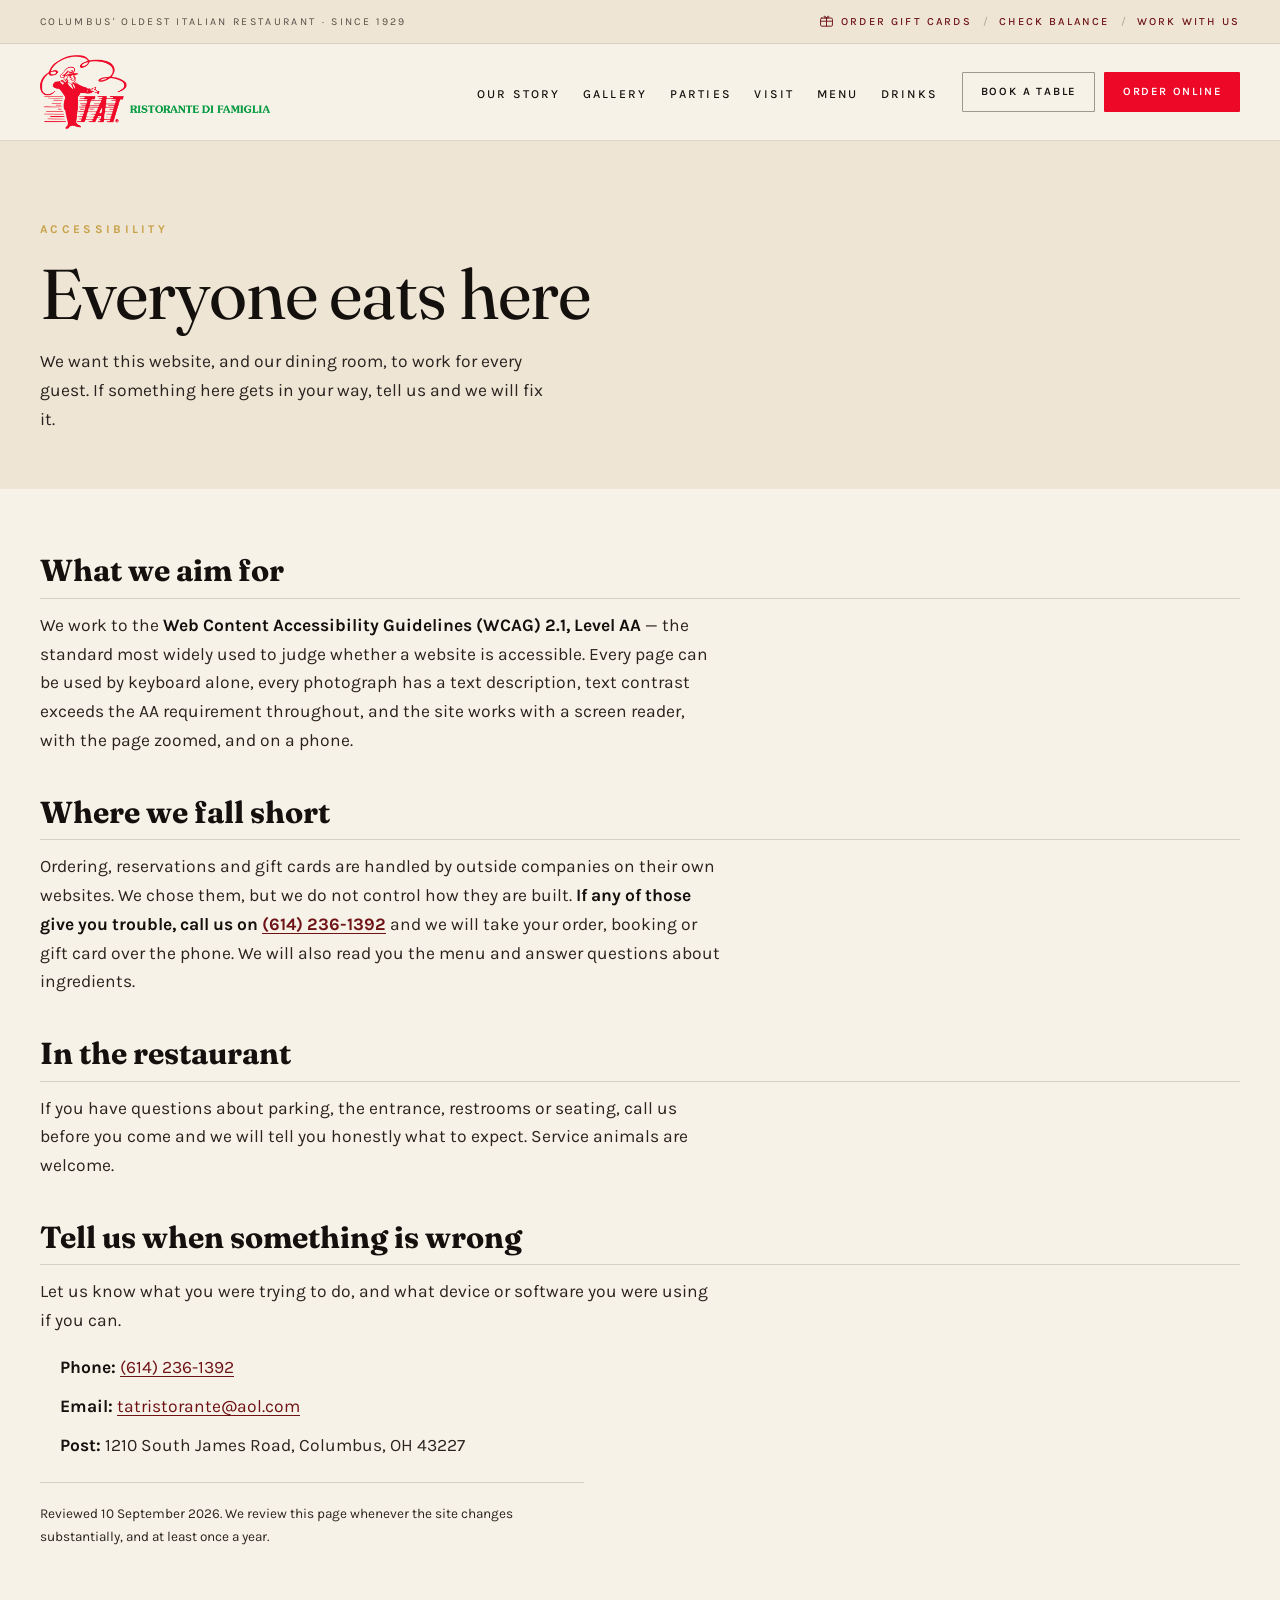
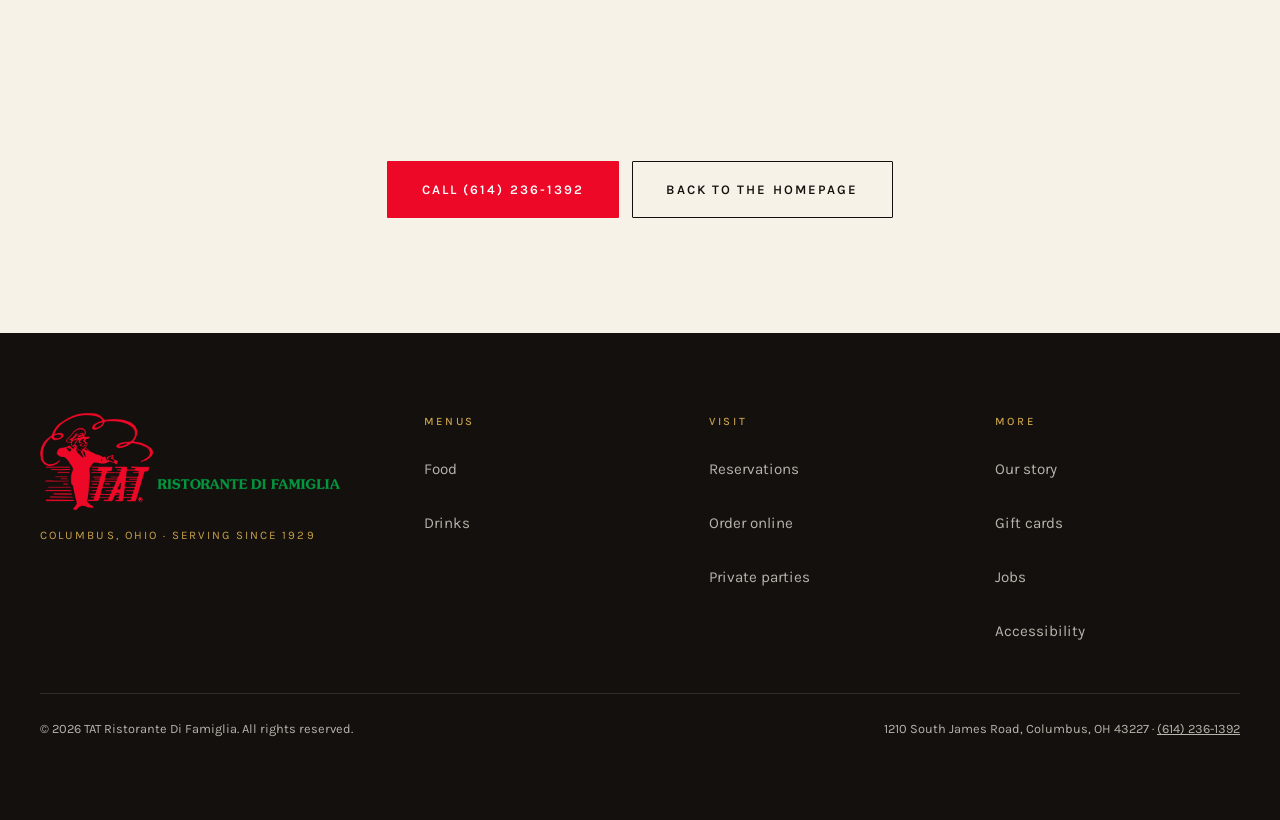
<file: accessibility.html>
<!DOCTYPE html>
<html lang="en">
<head>
<meta charset="utf-8">
<meta name="viewport" content="width=device-width, initial-scale=1">
<title>Accessibility | TAT Ristorante Di Famiglia, Columbus</title>
<meta name="description" content="How TAT Ristorante Di Famiglia works to keep its website and dining room usable by everyone, and how to tell us when something isn't working.">
<meta name="theme-color" content="#14100E">

<!-- PREVIEW ONLY — keeps this staging copy out of Google so it can't
     compete with tatitalian.net. DELETE THIS LINE BEFORE LAUNCH. -->
<meta name="robots" content="noindex, nofollow">


<meta property="og:image" content="assets/app-icon.png">
<meta property="og:type" content="website">
<meta property="og:title" content="Accessibility | TAT Ristorante Di Famiglia">
<meta property="og:description" content="Our accessibility commitment, and how to reach us if something on this site gets in your way.">

<link rel="preconnect" href="https://fonts.googleapis.com">
<link rel="preconnect" href="https://fonts.gstatic.com" crossorigin>
<link href="https://fonts.googleapis.com/css2?family=Fraunces:ital,opsz,wght@0,9..144,500;0,9..144,600;0,9..144,700;0,9..144,900;1,9..144,500;1,9..144,600&family=Karla:ital,wght@0,400;0,500;0,600;0,700;1,400;1,500&display=swap" rel="stylesheet">
<link rel="icon" type="image/png" sizes="32x32" href="[data-uri]">
<link rel="icon" href="assets/favicon.ico" sizes="any">
<link rel="apple-touch-icon" href="assets/apple-touch-icon.png">
<meta name="apple-mobile-web-app-title" content="TAT">
<link rel="stylesheet" href="styles.css">
<noscript><style>.reveal{opacity:1 !important;transform:none !important;}</style></noscript>
</head>

<body>
<a class="skip-link" href="#main">Skip to main content</a>

<!-- ============ HEADER ============ -->
<header class="site-header" id="siteHeader">
  <div class="topbar">
    <div class="topbar-inner">
      <p class="topbar-tag">Columbus' oldest Italian restaurant &middot; Since 1929</p>
      <nav class="topbar-links" aria-label="Gift cards">
        <a href="https://www.toasttab.com/tat-ristorante-di-famiglia-1210-s-james-road/giftcards">
          <svg class="topbar-icon" viewBox="0 0 24 24" aria-hidden="true"><rect x="2.5" y="6.5" width="19" height="13" rx="2"/><path d="M2.5 11.5h19M12 6.5v13"/><path d="M12 6.5S10.8 3 8.8 3.6 8.2 6.5 12 6.5zm0 0S13.2 3 15.2 3.6 15.8 6.5 12 6.5z"/></svg>
          Order gift cards
        </a>
        <span class="topbar-sep" aria-hidden="true">/</span>
        <a href="https://www.toasttab.com/tat-ristorante-di-famiglia-1210-s-james-road/findcard">Check balance</a>
        <span class="topbar-sep" aria-hidden="true">/</span>
        <a href="#" data-form="job">Work with us</a>
      </nav>
    </div>
  </div>

  <div class="header-inner">
    <a class="wordmark" href="index.html" aria-label="TAT Ristorante Di Famiglia, home">
      <span class="logo-lockup" role="img" aria-label="TAT Ristorante Di Famiglia"></span>
    </a>

    <nav class="nav-desktop" aria-label="Primary">
      <ul>
        <li><a href="story.html">Our story</a></li>
        <li><a href="index.html#gallery">Gallery</a></li>
        <li><a href="index.html#parties">Parties</a></li>
        <li><a href="index.html#visit">Visit</a></li>
        <li><a href="menu.html">Menu</a></li>
        <li><a href="drinks.html">Drinks</a></li>
      </ul>
    </nav>

    <div class="header-actions">
      <a class="btn btn-ghost" href="https://reservations-lyart.vercel.app/">Book a table</a>
      <a class="btn btn-solid" href="https://order.online/business/tat-ristorante-di-famiglia-47376">Order online</a>
    </div>

    <button class="nav-toggle" id="navToggle" aria-expanded="false" aria-controls="navMobile">
      <span class="nav-toggle-bars" aria-hidden="true"><i></i><i></i><i></i></span>
      <span class="sr-only">Open menu</span>
    </button>
  </div>
</header>

<div class="nav-mobile" id="navMobile" hidden>
  <nav aria-label="Mobile">
    <ul>
      <li><a href="menu.html">Food menu</a></li>
      <li><a href="drinks.html">Drink menu</a></li>
      <li><a href="story.html">Our story</a></li>
      <li><a href="index.html#parties">Private parties</a></li>
      <li><a href="index.html#gallery">Gallery</a></li>
      <li><a href="index.html#visit">Hours &amp; location</a></li>
      <li><a href="https://www.toasttab.com/tat-ristorante-di-famiglia-1210-s-james-road/giftcards">Gift cards</a></li>
      <li><a href="#" data-form="job">Jobs</a></li>
    </ul>
    <div class="nav-mobile-cta">
      <a class="btn btn-solid" href="https://order.online/business/tat-ristorante-di-famiglia-47376">Order online</a>
      <a class="btn btn-ghost" href="https://reservations-lyart.vercel.app/">Book a table</a>
    </div>
    <p class="nav-mobile-phone"><a href="tel:+16142361392">(614) 236-1392</a></p>
  </nav>
</div>

<main id="main">

<section class="menu-head">
  <div class="wrap">
    <p class="eyebrow eyebrow-light">Accessibility</p>
    <h1 class="menu-title">Everyone eats here</h1>
    <p class="menu-intro">We want this website, and our dining room, to work for every guest. If something here gets in your way, tell us and we will fix it.</p>
  </div>
</section>

<div class="wrap prose">

  <h2>What we aim for</h2>
  <p>We work to the <strong>Web Content Accessibility Guidelines (WCAG) 2.1, Level AA</strong> &mdash; the standard most widely used to judge whether a website is accessible. Every page can be used by keyboard alone, every photograph has a text description, text contrast exceeds the AA requirement throughout, and the site works with a screen reader, with the page zoomed, and on a phone.</p>

  <h2>Where we fall short</h2>
  <p>Ordering, reservations and gift cards are handled by outside companies on their own websites. We chose them, but we do not control how they are built. <strong>If any of those give you trouble, call us on <a href="tel:+16142361392">(614) 236-1392</a></strong> and we will take your order, booking or gift card over the phone. We will also read you the menu and answer questions about ingredients.</p>

  <h2>In the restaurant</h2>
  <!-- TODO FOR THE OWNER: replace this with the real details of the building —
       parking, entrance steps or ramp, doorway widths, restroom access, table
       heights. Do not publish claims about the premises that have not been
       checked in person; an unchecked claim causes trouble rather than
       preventing it. -->
  <p>If you have questions about parking, the entrance, restrooms or seating, call us before you come and we will tell you honestly what to expect. Service animals are welcome.</p>

  <h2>Tell us when something is wrong</h2>
  <p>Let us know what you were trying to do, and what device or software you were using if you can.</p>
  <ul class="contact-list">
    <li><strong>Phone:</strong> <a href="tel:+16142361392">(614) 236-1392</a></li>
    <li><strong>Email:</strong> <a href="mailto:tatristorante@aol.com">tatristorante@aol.com</a></li>
    <li><strong>Post:</strong> 1210 South James Road, Columbus, OH 43227</li>
  </ul>

  <p class="prose-meta">Reviewed <time datetime="2026-09-10">10 September 2026</time>. We review this page whenever the site changes substantially, and at least once a year.</p>

</div>

<section class="story-close">
  <div class="wrap story-close-inner">
    <div class="story-close-cta">
      <a class="btn btn-solid btn-lg" href="tel:+16142361392">Call (614) 236-1392</a>
      <a class="btn btn-ghost btn-lg" href="index.html">Back to the homepage</a>
    </div>
  </div>
</section>

</main>

<!-- ============ FOOTER ============ -->
<footer class="site-footer">
  <div class="wrap footer-grid">
    <div class="footer-brand">
      <span class="footer-logo logo-lockup" role="img" aria-label="TAT Ristorante Di Famiglia"></span>
      <p class="footer-tag">Columbus, Ohio &middot; Serving since 1929</p>
    </div>
    <div class="footer-col">
      <h3 class="footer-head">Menus</h3>
      <ul>
        <li><a href="menu.html">Food</a></li>
        <li><a href="drinks.html">Drinks</a></li>
      </ul>
    </div>
    <div class="footer-col">
      <h3 class="footer-head">Visit</h3>
      <ul>
        <li><a href="https://reservations-lyart.vercel.app/">Reservations</a></li>
        <li><a href="https://order.online/business/tat-ristorante-di-famiglia-47376">Order online</a></li>
          <li><a href="index.html#parties">Private parties</a></li>
      </ul>
    </div>
    <div class="footer-col">
      <h3 class="footer-head">More</h3>
      <ul>
        <li><a href="story.html">Our story</a></li>
        <li><a href="https://www.toasttab.com/tat-ristorante-di-famiglia-1210-s-james-road/giftcards">Gift cards</a></li>
        <li><a href="#" data-form="job">Jobs</a></li>
        <li><a href="accessibility.html">Accessibility</a></li>
      </ul>
    </div>
  </div>
  <div class="wrap footer-base">
    <p>&copy; <span id="year">2026</span> TAT Ristorante Di Famiglia. All rights reserved.</p>
    <p>1210 South James Road, Columbus, OH 43227 &middot; <a href="tel:+16142361392">(614) 236-1392</a></p>
  </div>
</footer>

<div class="action-bar">
  <a href="tel:+16142361392">Call</a>
  <a href="https://reservations-lyart.vercel.app/">Reserve</a>
  <a class="primary" href="https://order.online/business/tat-ristorante-di-famiglia-47376">Order</a>
</div>

<script src="form-config.js"></script>
<script src="script.js"></script>
</body>
</html>
</file>
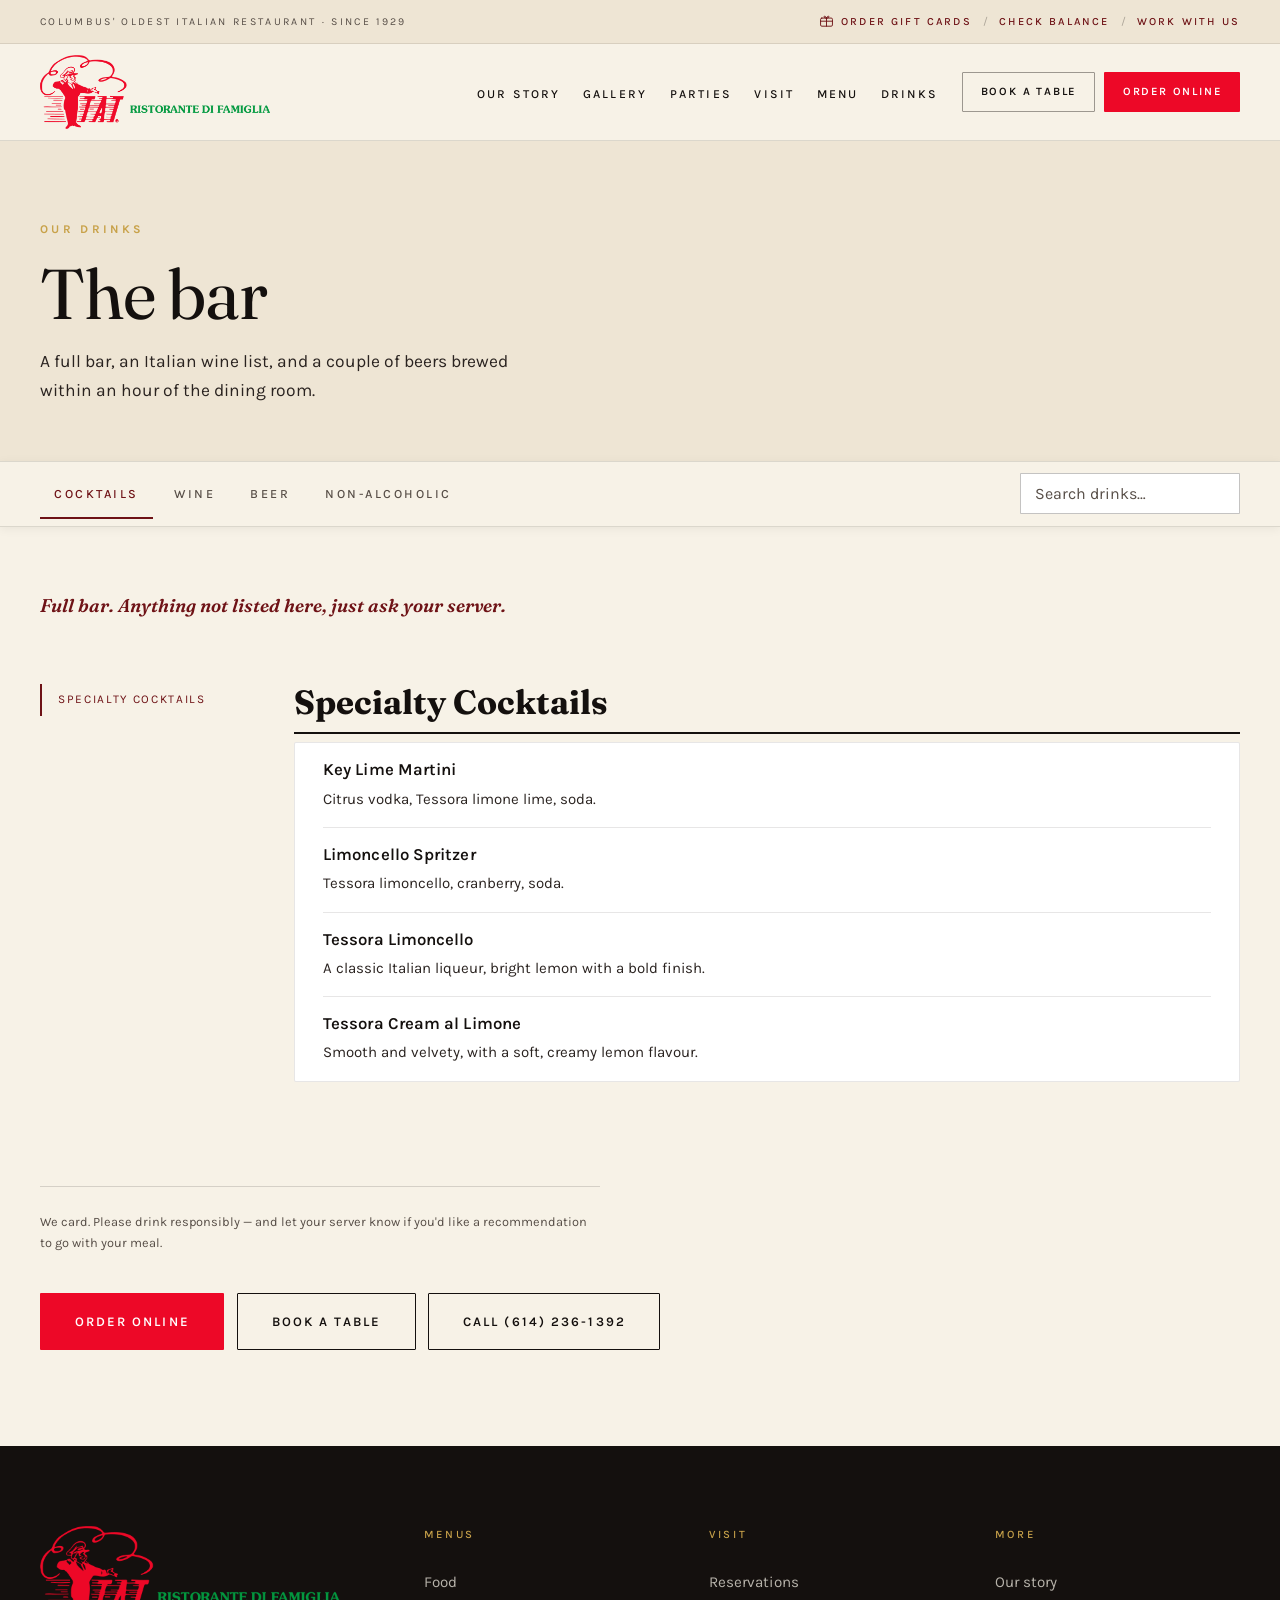
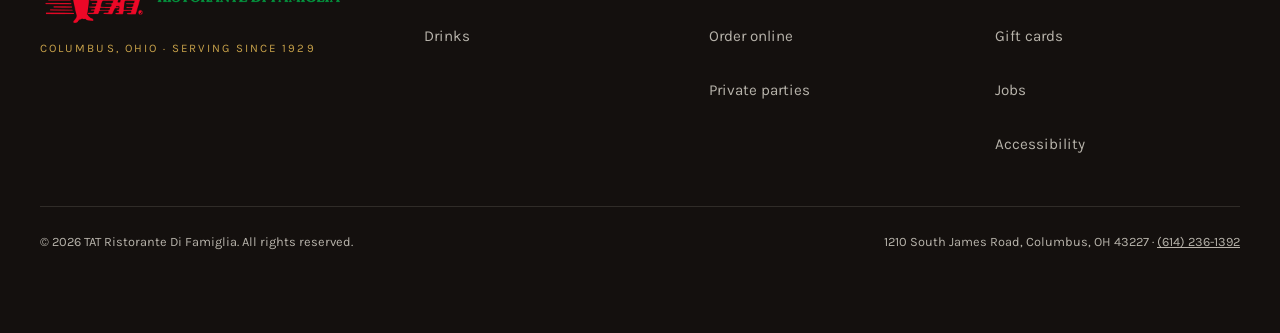
<file: drinks.html>
<!DOCTYPE html>
<html lang="en">
<head>
<meta charset="utf-8">
<meta name="viewport" content="width=device-width, initial-scale=1">
<title>Drinks | TAT Ristorante Di Famiglia, Columbus</title>
<meta name="description" content="Cocktails, wine, beer and non-alcoholic drinks at TAT Ristorante Di Famiglia, Columbus. Full bar since 1929.">
<meta name="theme-color" content="#14100E">

<!-- PREVIEW ONLY — keeps this staging copy out of Google so it can't
     compete with tatitalian.net. DELETE THIS LINE BEFORE LAUNCH. -->
<meta name="robots" content="noindex, nofollow">


<meta property="og:image" content="assets/app-icon.png">
<meta property="og:type" content="website">
<meta property="og:title" content="Drinks | TAT Ristorante Di Famiglia">
<meta property="og:description" content="Italian liqueur, a full wine list, and beer from down the road.">

<link rel="preconnect" href="https://fonts.googleapis.com">
<link rel="preconnect" href="https://fonts.gstatic.com" crossorigin>
<link href="https://fonts.googleapis.com/css2?family=Fraunces:ital,opsz,wght@0,9..144,500;0,9..144,600;0,9..144,700;0,9..144,900;1,9..144,500;1,9..144,600&family=Karla:ital,wght@0,400;0,500;0,600;0,700;1,400;1,500&display=swap" rel="stylesheet">
<link rel="icon" type="image/png" sizes="32x32" href="[data-uri]">
<link rel="icon" href="assets/favicon.ico" sizes="any">
<link rel="apple-touch-icon" href="assets/apple-touch-icon.png">
<meta name="apple-mobile-web-app-title" content="TAT">
<link rel="stylesheet" href="styles.css">
<noscript><style>.reveal{opacity:1 !important;transform:none !important;}</style></noscript>
</head>

<body>
<a class="skip-link" href="#main">Skip to main content</a>

<!-- ============ HEADER ============ -->
<header class="site-header" id="siteHeader">
  <div class="topbar">
    <div class="topbar-inner">
      <p class="topbar-tag">Columbus' oldest Italian restaurant &middot; Since 1929</p>
      <nav class="topbar-links" aria-label="Gift cards">
        <a href="https://www.toasttab.com/tat-ristorante-di-famiglia-1210-s-james-road/giftcards">
          <svg class="topbar-icon" viewBox="0 0 24 24" aria-hidden="true"><rect x="2.5" y="6.5" width="19" height="13" rx="2"/><path d="M2.5 11.5h19M12 6.5v13"/><path d="M12 6.5S10.8 3 8.8 3.6 8.2 6.5 12 6.5zm0 0S13.2 3 15.2 3.6 15.8 6.5 12 6.5z"/></svg>
          Order gift cards
        </a>
        <span class="topbar-sep" aria-hidden="true">/</span>
        <a href="https://www.toasttab.com/tat-ristorante-di-famiglia-1210-s-james-road/findcard">Check balance</a>
        <span class="topbar-sep" aria-hidden="true">/</span>
        <a href="#" data-form="job">Work with us</a>
      </nav>
    </div>
  </div>

  <div class="header-inner">
    <a class="wordmark" href="index.html" aria-label="TAT Ristorante Di Famiglia, home">
      <span class="logo-lockup" role="img" aria-label="TAT Ristorante Di Famiglia"></span>
    </a>

    <nav class="nav-desktop" aria-label="Primary">
      <ul>
        <li><a href="story.html">Our story</a></li>
        <li><a href="index.html#gallery">Gallery</a></li>
        <li><a href="index.html#parties">Parties</a></li>
        <li><a href="index.html#visit">Visit</a></li>
        <li><a href="menu.html">Menu</a></li>
        <li><a href="drinks.html" aria-current="page">Drinks</a></li>
      </ul>
    </nav>

    <div class="header-actions">
      <a class="btn btn-ghost" href="https://reservations-lyart.vercel.app/">Book a table</a>
      <a class="btn btn-solid" href="https://order.online/business/tat-ristorante-di-famiglia-47376">Order online</a>
    </div>

    <button class="nav-toggle" id="navToggle" aria-expanded="false" aria-controls="navMobile">
      <span class="nav-toggle-bars" aria-hidden="true"><i></i><i></i><i></i></span>
      <span class="sr-only">Open menu</span>
    </button>
  </div>
</header>

<div class="nav-mobile" id="navMobile" hidden>
  <nav aria-label="Mobile">
    <ul>
      <li><a href="menu.html">Food menu</a></li>
      <li><a href="drinks.html">Drink menu</a></li>
      <li><a href="story.html">Our story</a></li>
      <li><a href="index.html#parties">Private parties</a></li>
      <li><a href="index.html#gallery">Gallery</a></li>
      <li><a href="index.html#visit">Hours &amp; location</a></li>
      <li><a href="https://www.toasttab.com/tat-ristorante-di-famiglia-1210-s-james-road/giftcards">Gift cards</a></li>
      <li><a href="#" data-form="job">Jobs</a></li>
    </ul>
    <div class="nav-mobile-cta">
      <a class="btn btn-solid" href="https://order.online/business/tat-ristorante-di-famiglia-47376">Order online</a>
      <a class="btn btn-ghost" href="https://reservations-lyart.vercel.app/">Book a table</a>
    </div>
    <p class="nav-mobile-phone"><a href="tel:+16142361392">(614) 236-1392</a></p>
  </nav>
</div>

<main id="main">

<!-- ============ MENU HEAD ============ -->
<section class="menu-head">
  <div class="wrap">
    <p class="eyebrow eyebrow-light">Our drinks</p>
    <h1 class="menu-title">The bar</h1>
    <p class="menu-intro">A full bar, an Italian wine list, and a couple of beers brewed within an hour of the dining room.</p>
  </div>
</section>

<!-- Tabs. Rendered from menu-data.js. -->
<div class="menu-tabs" id="menuTabs">
  <div class="wrap menu-tabs-inner">
    <div class="menu-tablist" id="menuTablist" role="tablist" aria-label="Choose a drinks list"></div>
    <div class="menu-search">
      <label class="sr-only" for="menuFilter">Search drinks</label>
      <input type="search" id="menuFilter" placeholder="Search drinks…" autocomplete="off">
      <button class="menu-search-clear" id="menuFilterClear" hidden aria-label="Clear search">&times;</button>
    </div>
  </div>
</div>

<div class="wrap menu-body">
  <p class="menu-note" id="menuBlurb"></p>
  <p class="menu-filter-status" id="menuFilterStatus" role="status"></p>

  <div class="menu-layout">
    <!-- Jump links, desktop only -->
    <nav class="menu-jump" id="menuJump" aria-label="Menu sections"></nav>
    <div class="menu-sections" id="menuSections"></div>
  </div>

  <p class="menu-legal" id="menuLegal"></p>

  <div class="menu-cta">
    <a class="btn btn-solid btn-lg" href="https://order.online/business/tat-ristorante-di-famiglia-47376">Order online</a>
    <a class="btn btn-ghost btn-lg" href="https://reservations-lyart.vercel.app/">Book a table</a>
    <a class="btn btn-ghost btn-lg" href="tel:+16142361392">Call (614) 236-1392</a>
  </div>
</div>

<noscript>
  <div class="wrap">
    <p class="menu-note">Our full menu needs JavaScript to display. Please call
      <a href="tel:+16142361392">(614) 236-1392</a> and we'll happily read it to you.</p>
  </div>
</noscript>

</main>

<!-- ============ FOOTER ============ -->
<footer class="site-footer">
  <div class="wrap footer-grid">
    <div class="footer-brand">
      <span class="footer-logo logo-lockup" role="img" aria-label="TAT Ristorante Di Famiglia"></span>
      <p class="footer-tag">Columbus, Ohio &middot; Serving since 1929</p>
    </div>
    <div class="footer-col">
      <h3 class="footer-head">Menus</h3>
      <ul>
        <li><a href="menu.html">Food</a></li>
        <li><a href="drinks.html">Drinks</a></li>
      </ul>
    </div>
    <div class="footer-col">
      <h3 class="footer-head">Visit</h3>
      <ul>
        <li><a href="https://reservations-lyart.vercel.app/">Reservations</a></li>
        <li><a href="https://order.online/business/tat-ristorante-di-famiglia-47376">Order online</a></li>
          <li><a href="index.html#parties">Private parties</a></li>
      </ul>
    </div>
    <div class="footer-col">
      <h3 class="footer-head">More</h3>
      <ul>
        <li><a href="story.html">Our story</a></li>
        <li><a href="https://www.toasttab.com/tat-ristorante-di-famiglia-1210-s-james-road/giftcards">Gift cards</a></li>
        <li><a href="#" data-form="job">Jobs</a></li>
        <li><a href="accessibility.html">Accessibility</a></li>
      </ul>
    </div>
  </div>
  <div class="wrap footer-base">
    <p>&copy; <span id="year">2026</span> TAT Ristorante Di Famiglia. All rights reserved.</p>
    <p>1210 South James Road, Columbus, OH 43227 &middot; <a href="tel:+16142361392">(614) 236-1392</a></p>
  </div>
</footer>

<div class="action-bar">
  <a href="tel:+16142361392">Call</a>
  <a href="https://reservations-lyart.vercel.app/">Reserve</a>
  <a class="primary" href="https://order.online/business/tat-ristorante-di-famiglia-47376">Order</a>
</div>

<script src="drinks-data.js"></script>
<script src="form-config.js"></script>
<script src="script.js"></script>
</body>
</html>
</file>
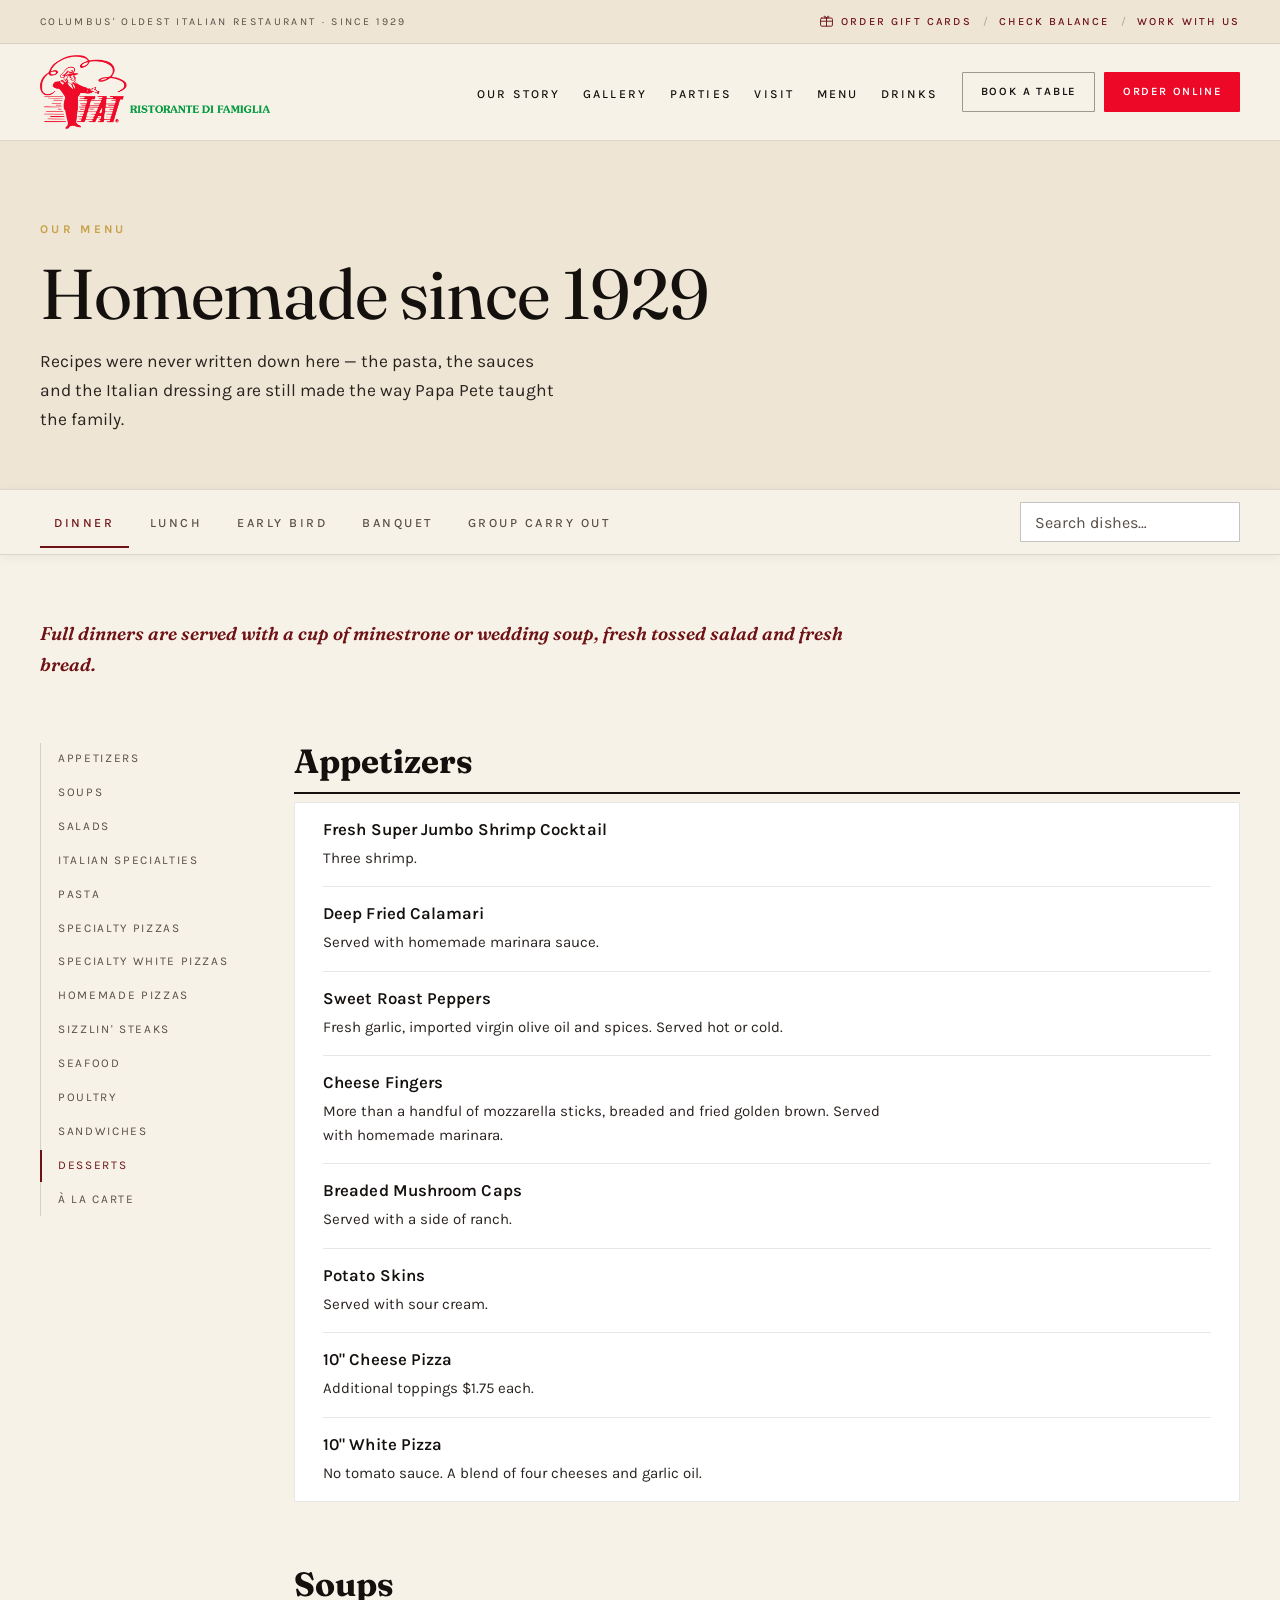
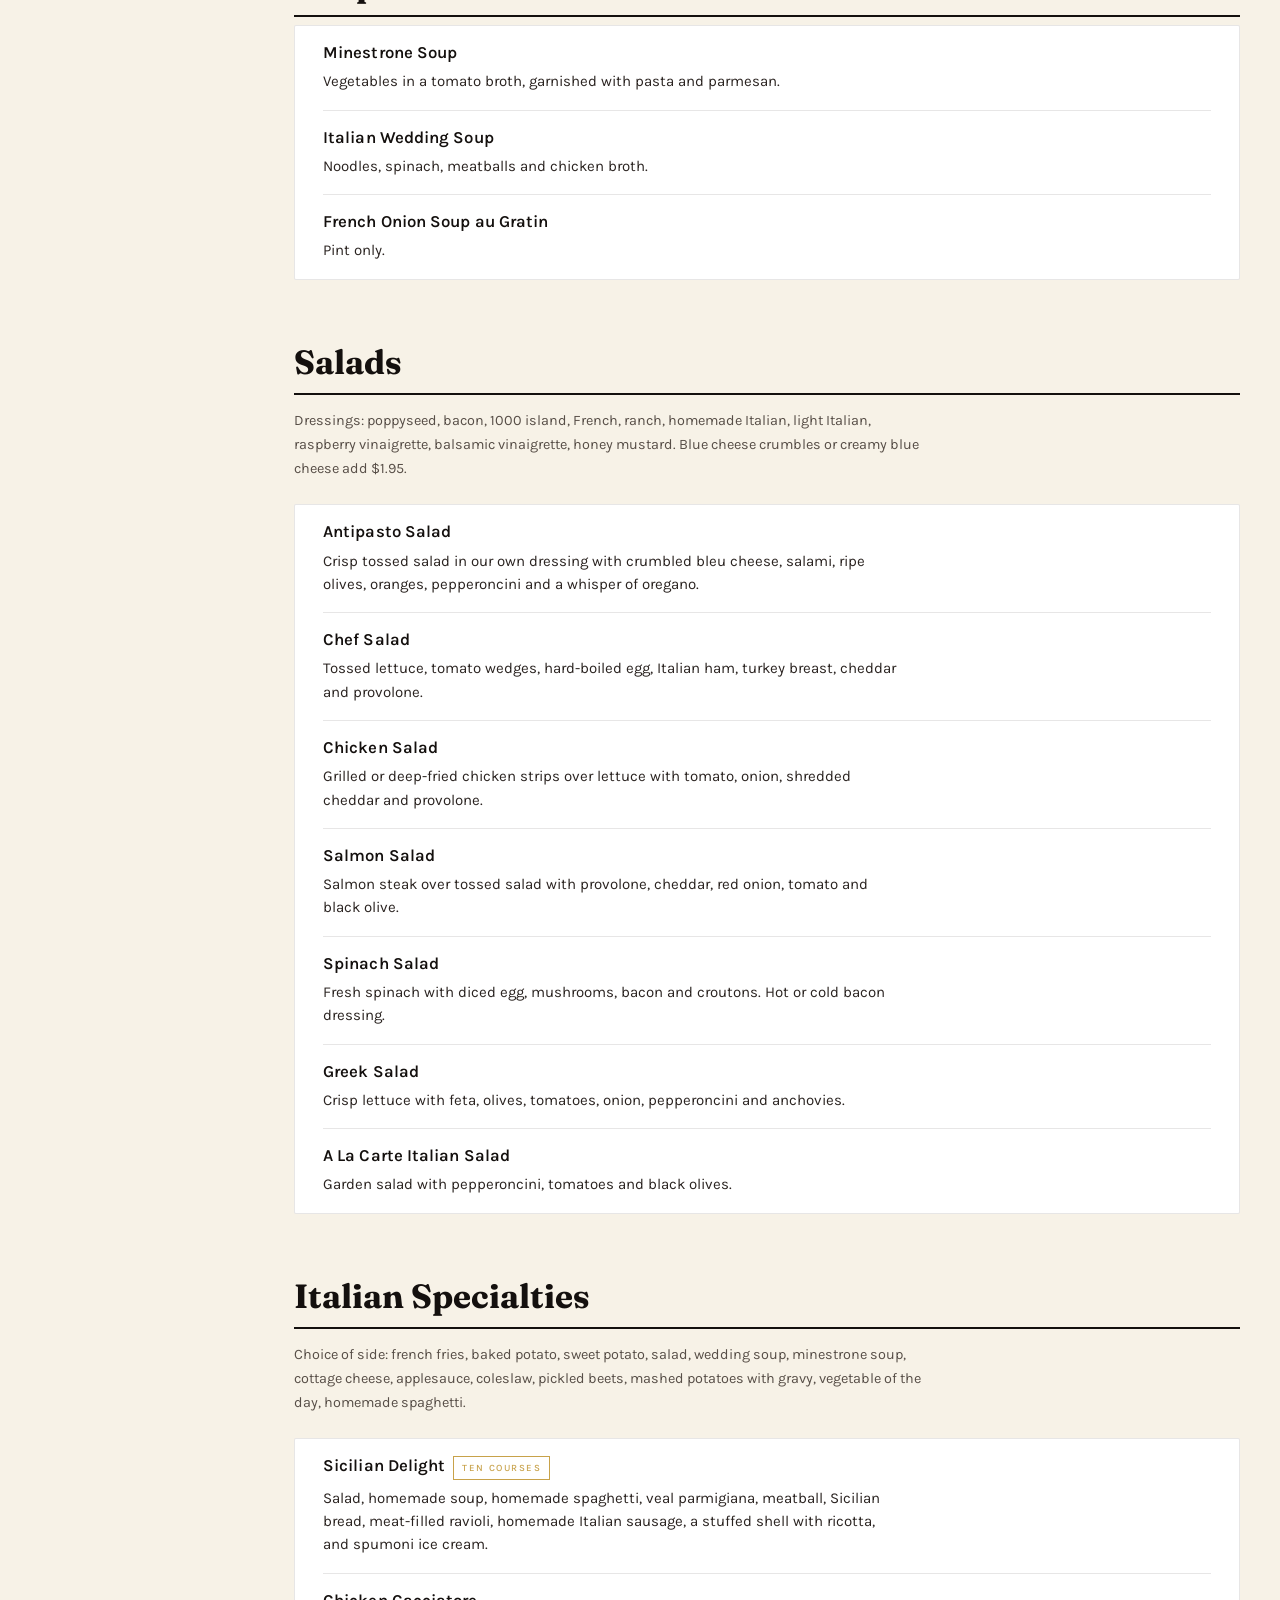
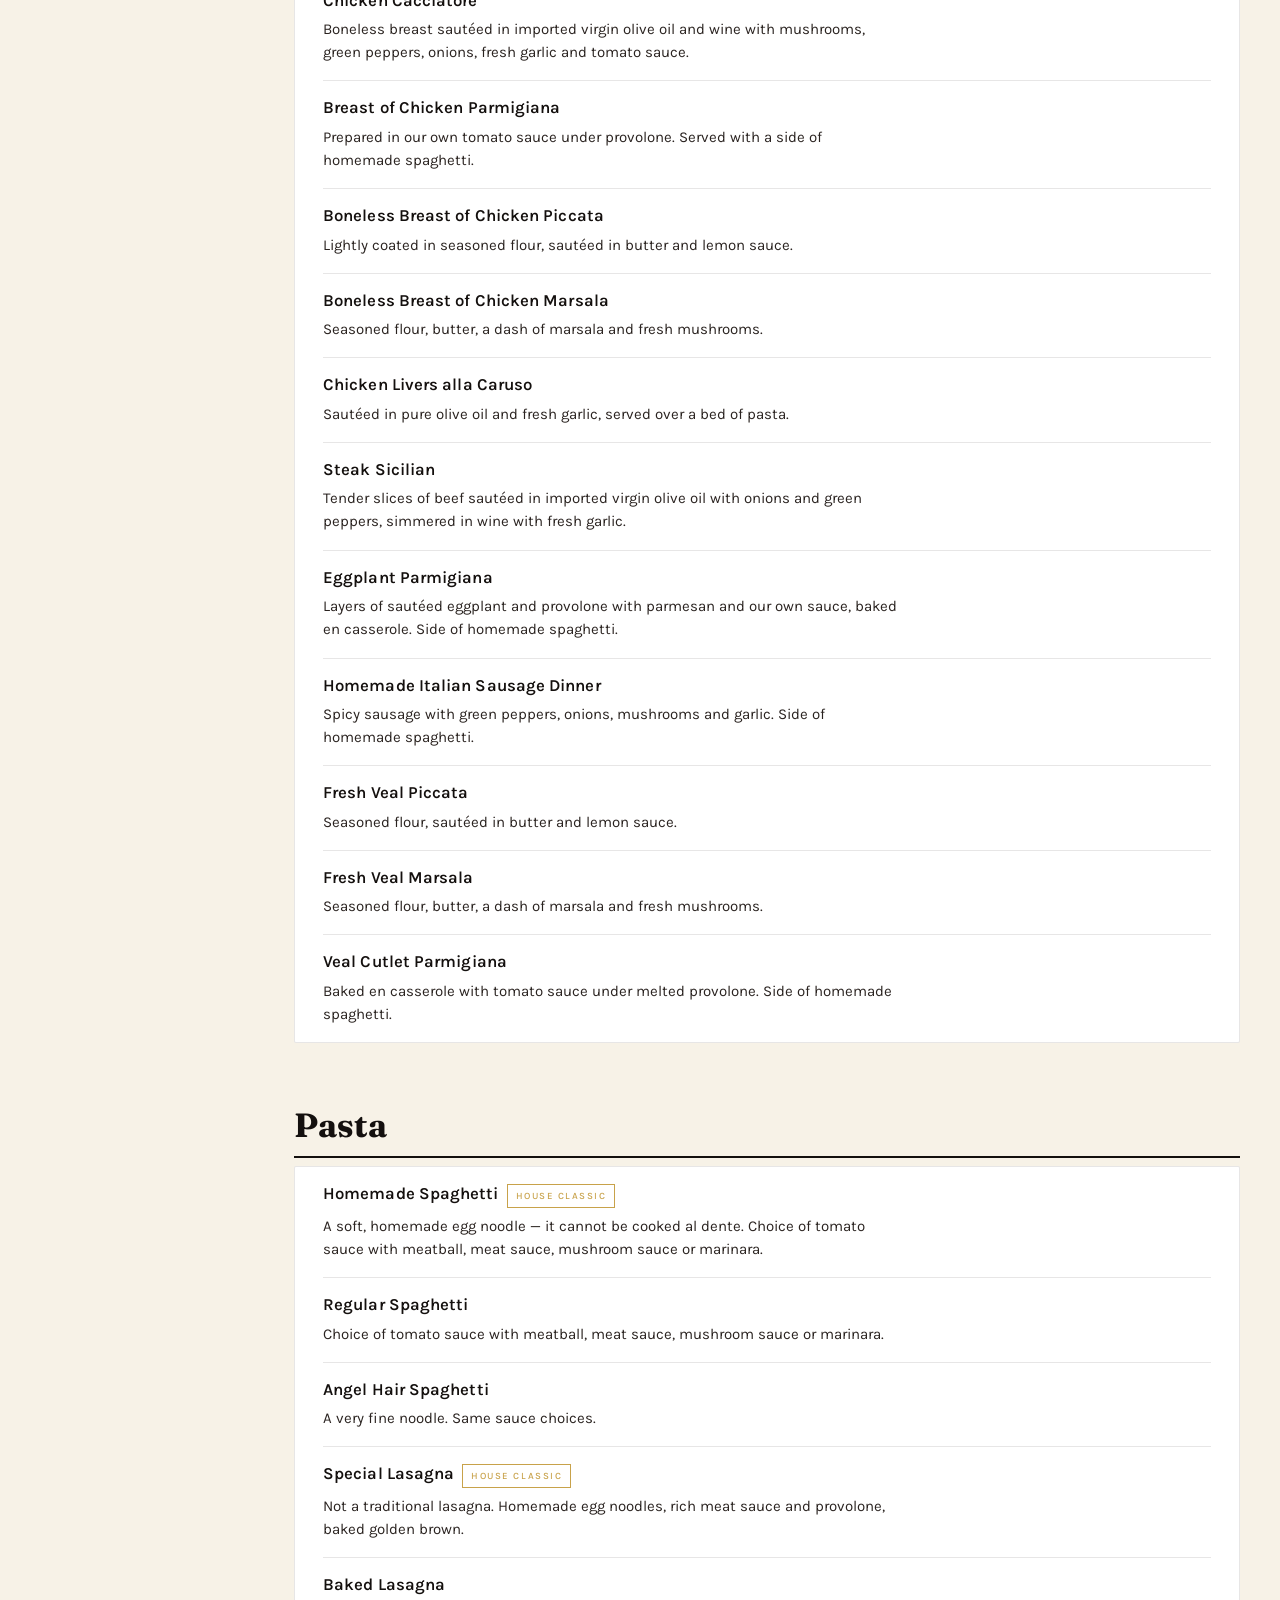
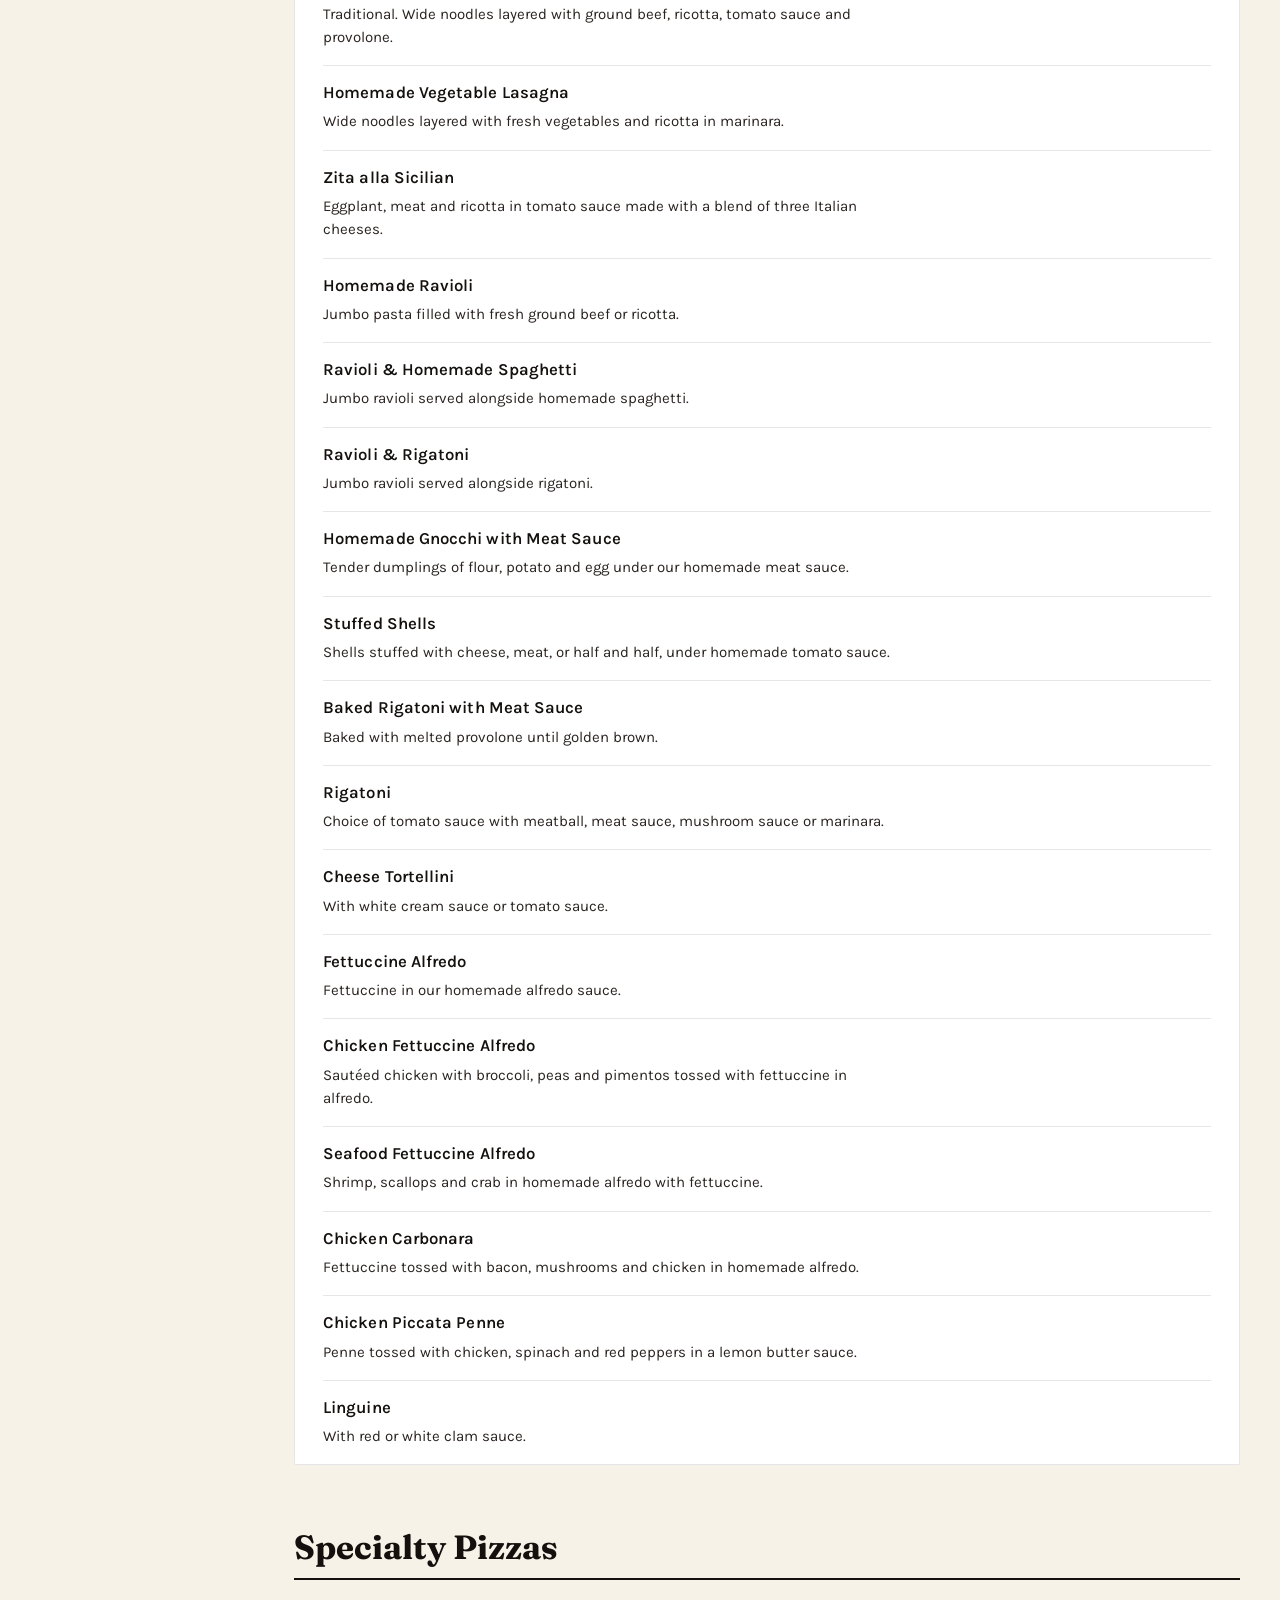
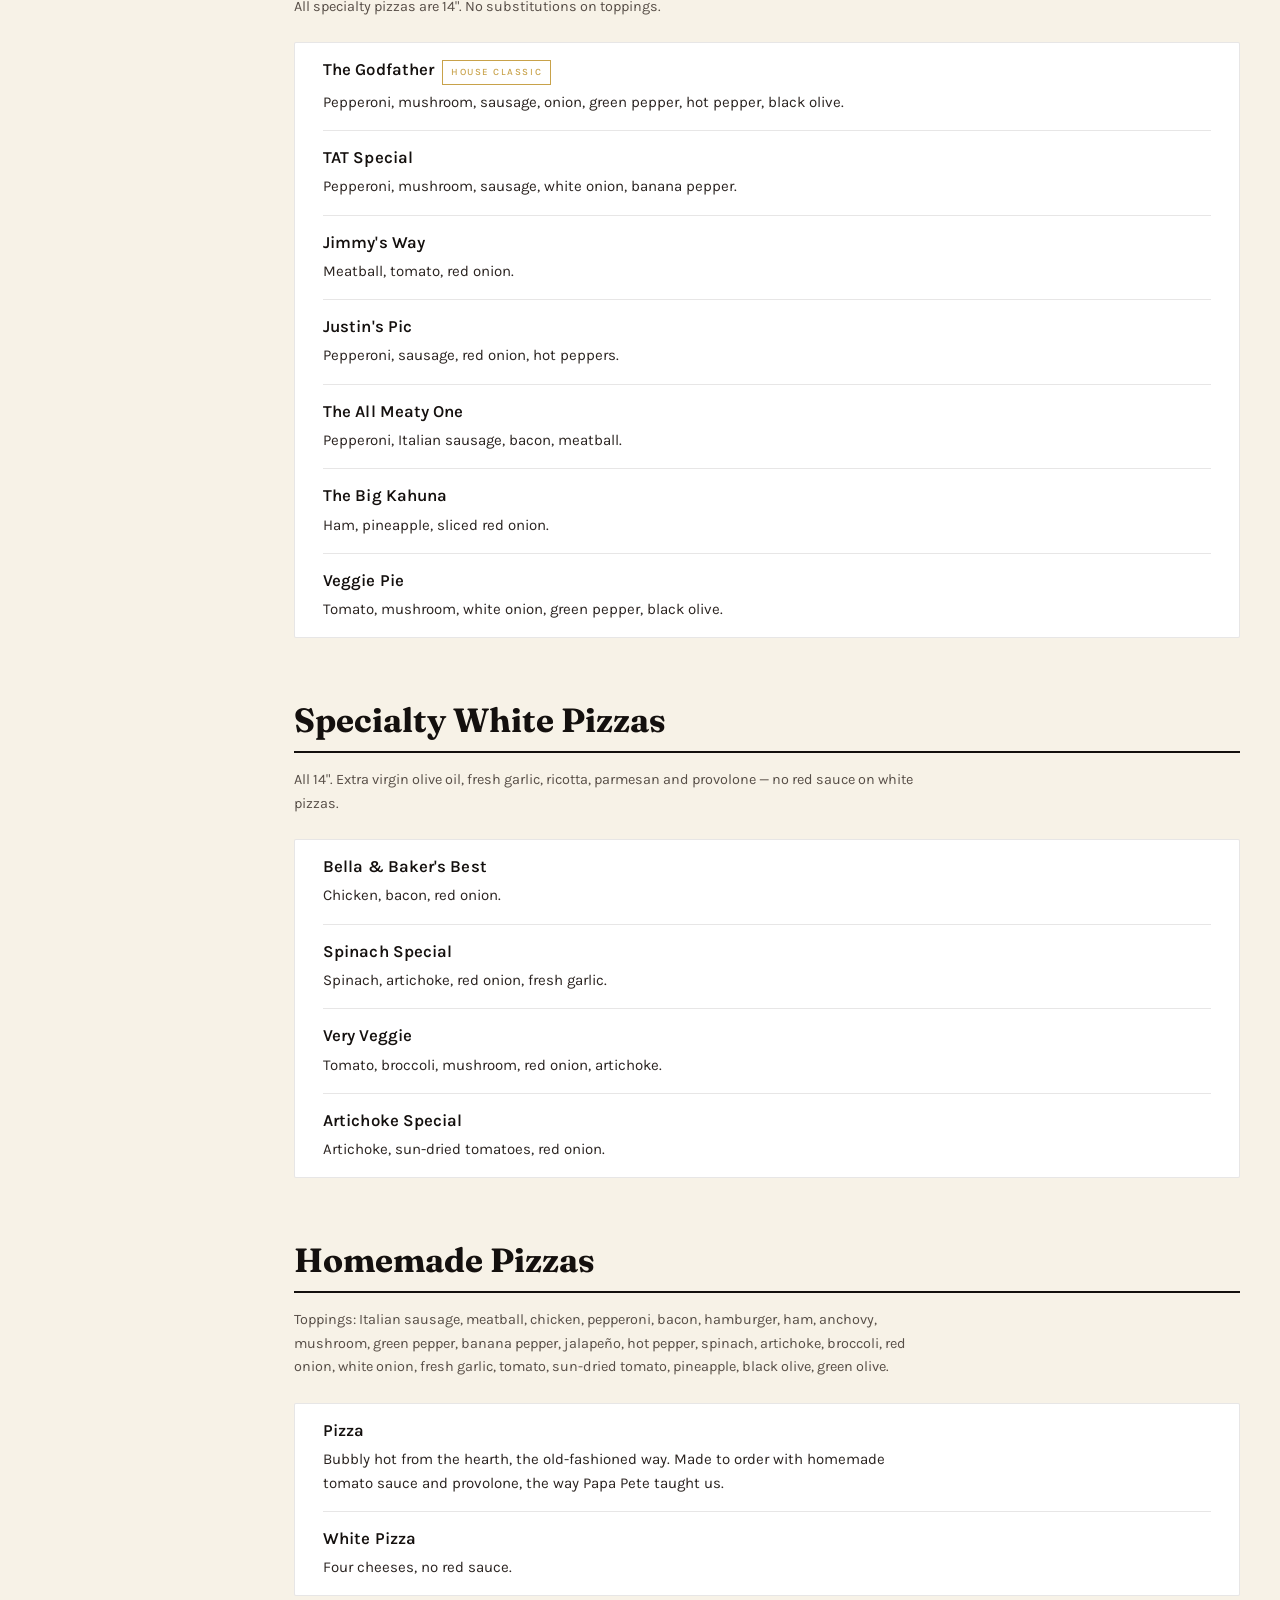
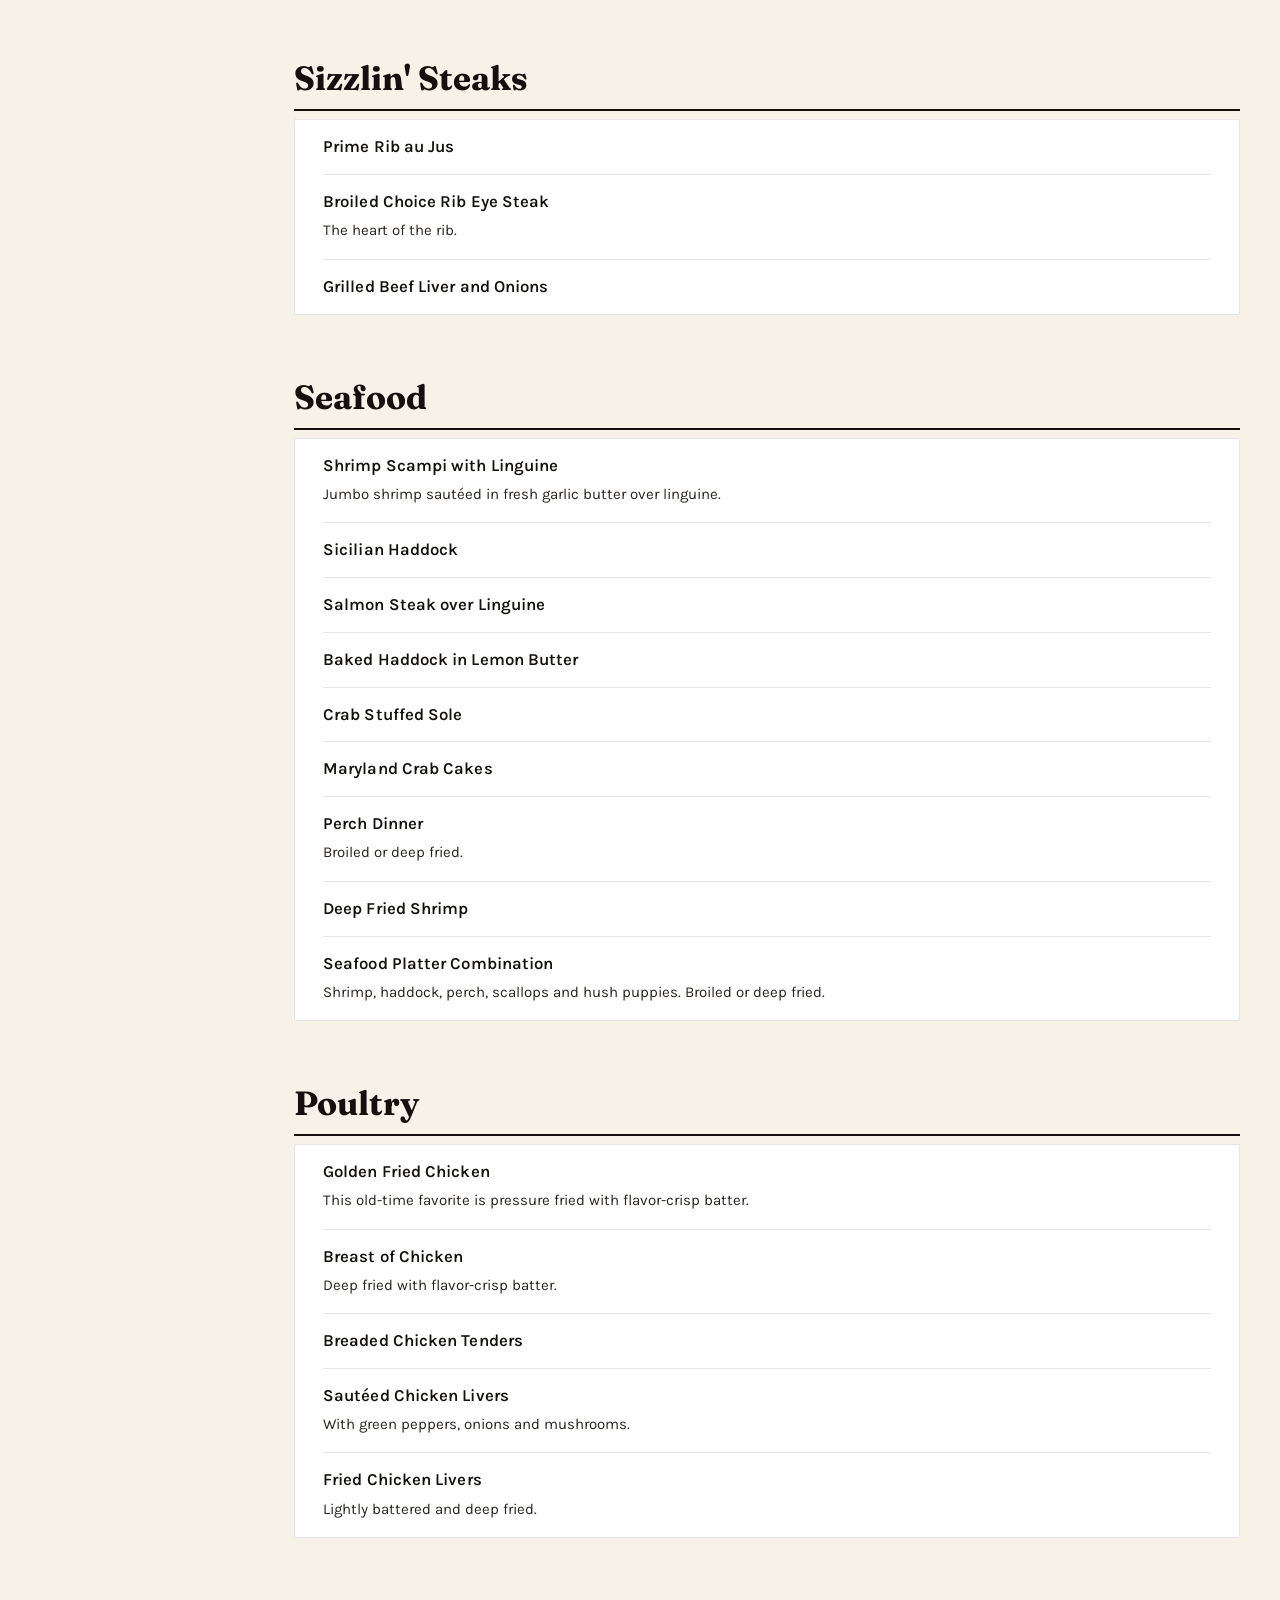
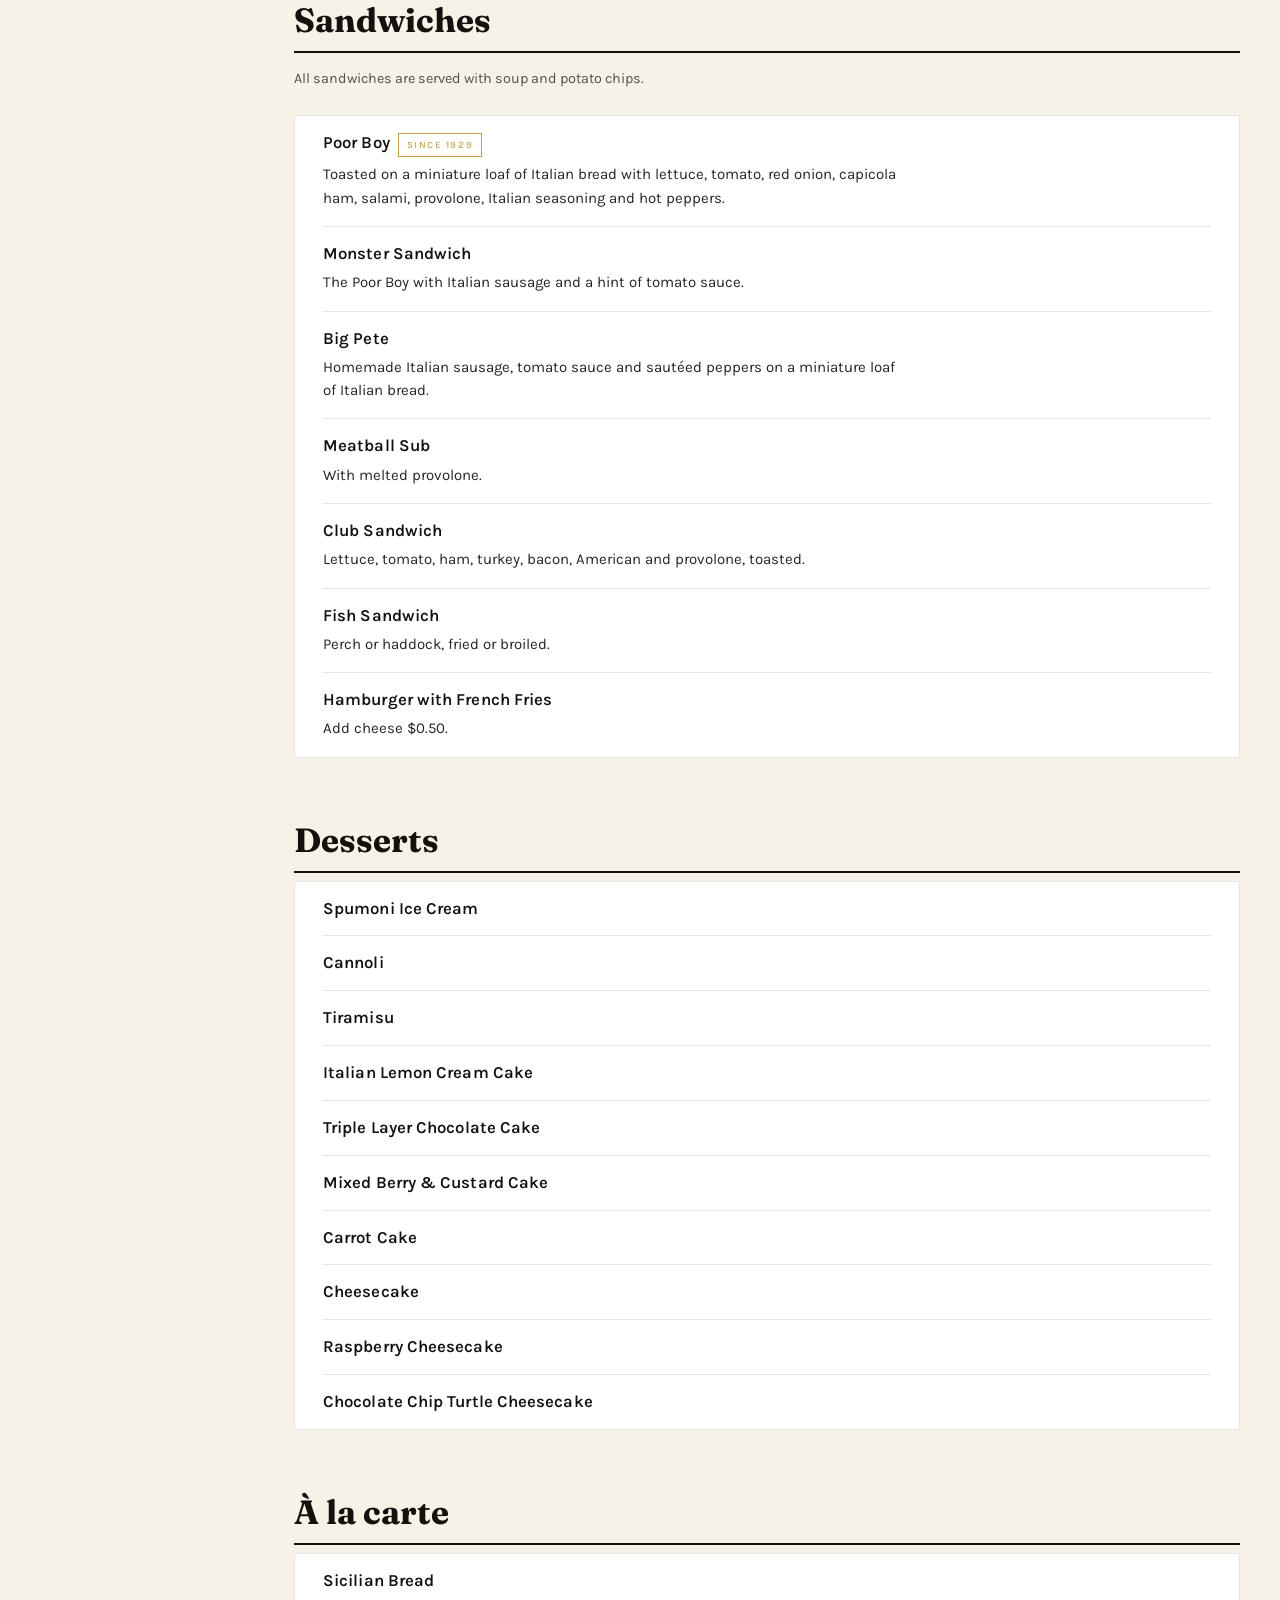
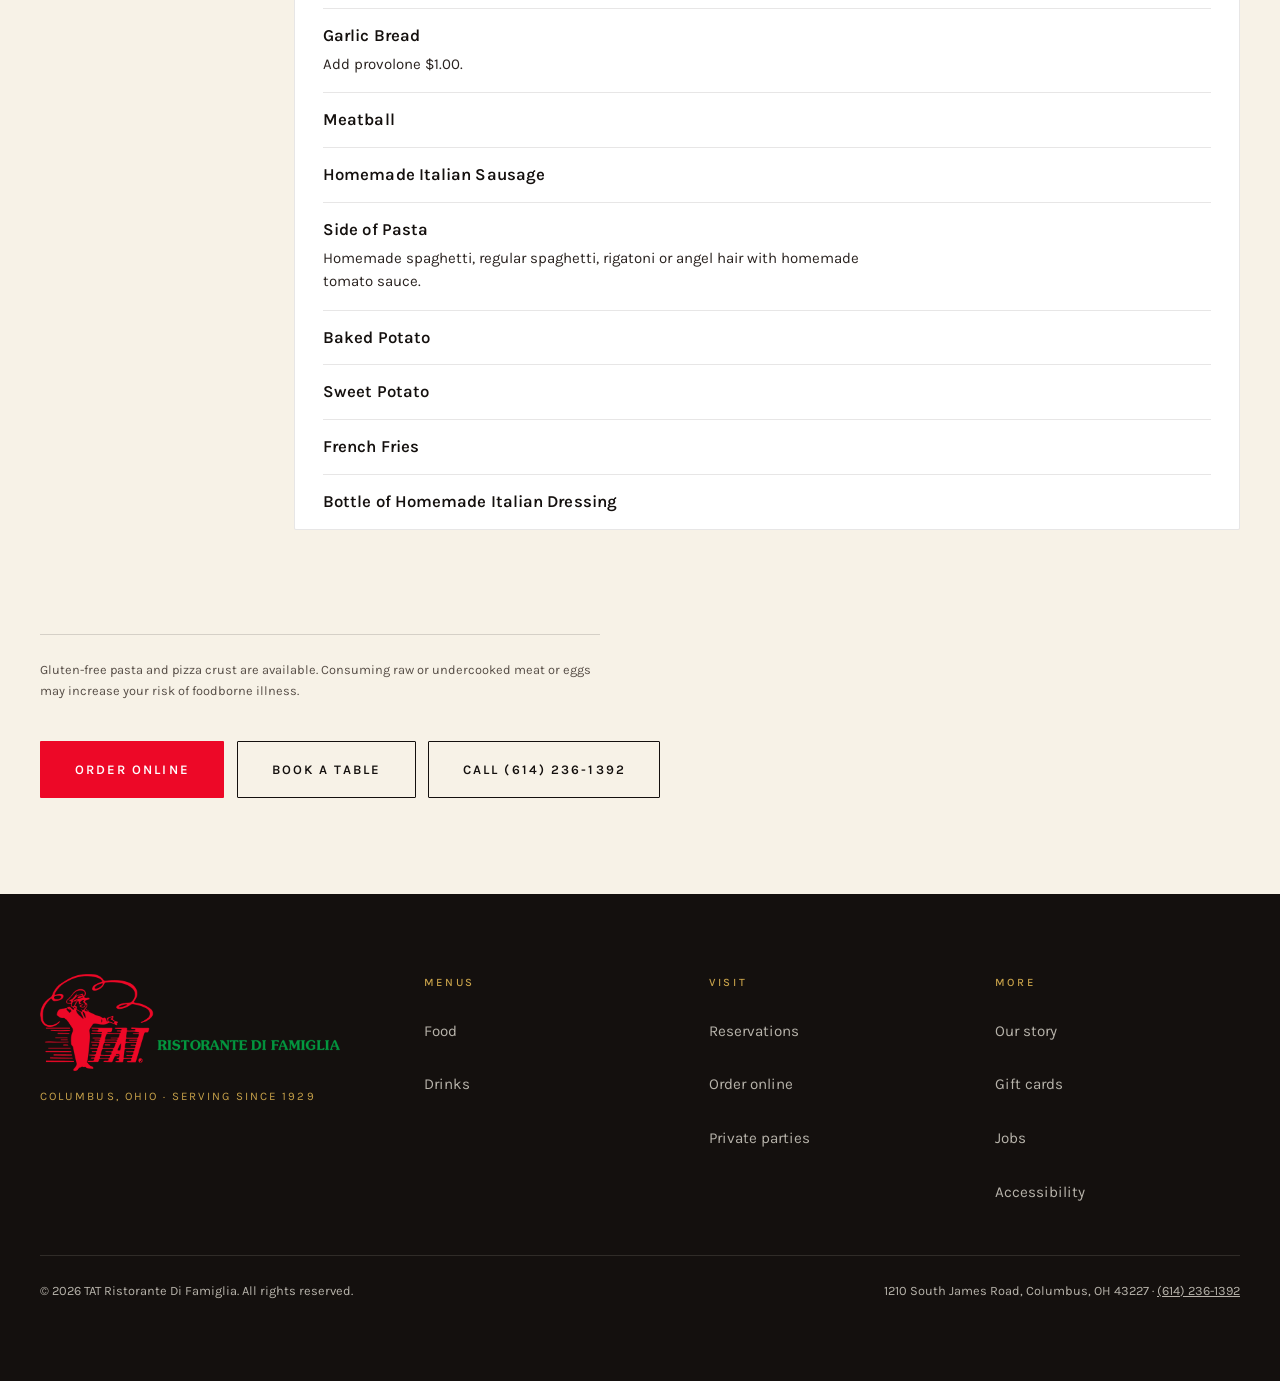
<file: menu.html>
<!DOCTYPE html>
<html lang="en">
<head>
<meta charset="utf-8">
<meta name="viewport" content="width=device-width, initial-scale=1">
<title>Menu | TAT Ristorante Di Famiglia, Columbus</title>
<meta name="description" content="Dinner, lunch, early bird, banquet and group carry out menus for TAT Ristorante Di Famiglia — Columbus' oldest Italian restaurant, serving since 1929.">
<meta name="theme-color" content="#14100E">

<!-- PREVIEW ONLY — keeps this staging copy out of Google so it can't
     compete with tatitalian.net. DELETE THIS LINE BEFORE LAUNCH. -->
<meta name="robots" content="noindex, nofollow">


<meta property="og:image" content="assets/app-icon.png">
<meta property="og:type" content="website">
<meta property="og:title" content="Menu | TAT Ristorante Di Famiglia">
<meta property="og:description" content="Homemade pasta, the first pizza in Columbus, and the Poor Boy. Since 1929.">

<link rel="preconnect" href="https://fonts.googleapis.com">
<link rel="preconnect" href="https://fonts.gstatic.com" crossorigin>
<link href="https://fonts.googleapis.com/css2?family=Fraunces:ital,opsz,wght@0,9..144,500;0,9..144,600;0,9..144,700;0,9..144,900;1,9..144,500;1,9..144,600&family=Karla:ital,wght@0,400;0,500;0,600;0,700;1,400;1,500&display=swap" rel="stylesheet">
<link rel="icon" type="image/png" sizes="32x32" href="[data-uri]">
<link rel="icon" href="assets/favicon.ico" sizes="any">
<link rel="apple-touch-icon" href="assets/apple-touch-icon.png">
<meta name="apple-mobile-web-app-title" content="TAT">
<link rel="stylesheet" href="styles.css">
<noscript><style>.reveal{opacity:1 !important;transform:none !important;}</style></noscript>
</head>

<body>
<a class="skip-link" href="#main">Skip to main content</a>

<!-- ============ HEADER ============ -->
<header class="site-header" id="siteHeader">
  <div class="topbar">
    <div class="topbar-inner">
      <p class="topbar-tag">Columbus' oldest Italian restaurant &middot; Since 1929</p>
      <nav class="topbar-links" aria-label="Gift cards">
        <a href="https://www.toasttab.com/tat-ristorante-di-famiglia-1210-s-james-road/giftcards">
          <svg class="topbar-icon" viewBox="0 0 24 24" aria-hidden="true"><rect x="2.5" y="6.5" width="19" height="13" rx="2"/><path d="M2.5 11.5h19M12 6.5v13"/><path d="M12 6.5S10.8 3 8.8 3.6 8.2 6.5 12 6.5zm0 0S13.2 3 15.2 3.6 15.8 6.5 12 6.5z"/></svg>
          Order gift cards
        </a>
        <span class="topbar-sep" aria-hidden="true">/</span>
        <a href="https://www.toasttab.com/tat-ristorante-di-famiglia-1210-s-james-road/findcard">Check balance</a>
        <span class="topbar-sep" aria-hidden="true">/</span>
        <a href="#" data-form="job">Work with us</a>
      </nav>
    </div>
  </div>

  <div class="header-inner">
    <a class="wordmark" href="index.html" aria-label="TAT Ristorante Di Famiglia, home">
      <span class="logo-lockup" role="img" aria-label="TAT Ristorante Di Famiglia"></span>
    </a>

    <nav class="nav-desktop" aria-label="Primary">
      <ul>
        <li><a href="story.html">Our story</a></li>
        <li><a href="index.html#gallery">Gallery</a></li>
        <li><a href="index.html#parties">Parties</a></li>
        <li><a href="index.html#visit">Visit</a></li>
        <li><a href="menu.html" aria-current="page">Menu</a></li>
        <li><a href="drinks.html">Drinks</a></li>
      </ul>
    </nav>

    <div class="header-actions">
      <a class="btn btn-ghost" href="https://reservations-lyart.vercel.app/">Book a table</a>
      <a class="btn btn-solid" href="https://order.online/business/tat-ristorante-di-famiglia-47376">Order online</a>
    </div>

    <button class="nav-toggle" id="navToggle" aria-expanded="false" aria-controls="navMobile">
      <span class="nav-toggle-bars" aria-hidden="true"><i></i><i></i><i></i></span>
      <span class="sr-only">Open menu</span>
    </button>
  </div>
</header>

<div class="nav-mobile" id="navMobile" hidden>
  <nav aria-label="Mobile">
    <ul>
      <li><a href="menu.html">Food menu</a></li>
      <li><a href="drinks.html">Drink menu</a></li>
      <li><a href="story.html">Our story</a></li>
      <li><a href="index.html#parties">Private parties</a></li>
      <li><a href="index.html#gallery">Gallery</a></li>
      <li><a href="index.html#visit">Hours &amp; location</a></li>
      <li><a href="https://www.toasttab.com/tat-ristorante-di-famiglia-1210-s-james-road/giftcards">Gift cards</a></li>
      <li><a href="#" data-form="job">Jobs</a></li>
    </ul>
    <div class="nav-mobile-cta">
      <a class="btn btn-solid" href="https://order.online/business/tat-ristorante-di-famiglia-47376">Order online</a>
      <a class="btn btn-ghost" href="https://reservations-lyart.vercel.app/">Book a table</a>
    </div>
    <p class="nav-mobile-phone"><a href="tel:+16142361392">(614) 236-1392</a></p>
  </nav>
</div>

<main id="main">

<!-- ============ MENU HEAD ============ -->
<section class="menu-head">
  <div class="wrap">
    <p class="eyebrow eyebrow-light">Our menu</p>
    <h1 class="menu-title">Homemade since 1929</h1>
    <p class="menu-intro">Recipes were never written down here &mdash; the pasta, the sauces and the Italian dressing are still made the way Papa Pete taught the family.</p>
  </div>
</section>

<!-- Tabs. Rendered from menu-data.js. -->
<div class="menu-tabs" id="menuTabs">
  <div class="wrap menu-tabs-inner">
    <div class="menu-tablist" id="menuTablist" role="tablist" aria-label="Choose a menu"></div>
    <div class="menu-search">
      <label class="sr-only" for="menuFilter">Search the menu</label>
      <input type="search" id="menuFilter" placeholder="Search dishes…" autocomplete="off">
      <button class="menu-search-clear" id="menuFilterClear" hidden aria-label="Clear search">&times;</button>
    </div>
  </div>
</div>

<div class="wrap menu-body">
  <p class="menu-note" id="menuBlurb"></p>
  <p class="menu-filter-status" id="menuFilterStatus" role="status"></p>

  <div class="menu-layout">
    <!-- Jump links, desktop only -->
    <nav class="menu-jump" id="menuJump" aria-label="Menu sections"></nav>
    <div class="menu-sections" id="menuSections"></div>
  </div>

  <p class="menu-legal" id="menuLegal"></p>

  <div class="menu-cta">
    <a class="btn btn-solid btn-lg" href="https://order.online/business/tat-ristorante-di-famiglia-47376">Order online</a>
    <a class="btn btn-ghost btn-lg" href="https://reservations-lyart.vercel.app/">Book a table</a>
    <a class="btn btn-ghost btn-lg" href="tel:+16142361392">Call (614) 236-1392</a>
  </div>
</div>

<noscript>
  <div class="wrap">
    <p class="menu-note">Our full menu needs JavaScript to display. Please call
      <a href="tel:+16142361392">(614) 236-1392</a> and we'll happily read it to you.</p>
  </div>
</noscript>

</main>

<!-- ============ FOOTER ============ -->
<footer class="site-footer">
  <div class="wrap footer-grid">
    <div class="footer-brand">
      <span class="footer-logo logo-lockup" role="img" aria-label="TAT Ristorante Di Famiglia"></span>
      <p class="footer-tag">Columbus, Ohio &middot; Serving since 1929</p>
    </div>
    <div class="footer-col">
      <h3 class="footer-head">Menus</h3>
      <ul>
        <li><a href="menu.html">Food</a></li>
        <li><a href="drinks.html">Drinks</a></li>
      </ul>
    </div>
    <div class="footer-col">
      <h3 class="footer-head">Visit</h3>
      <ul>
        <li><a href="https://reservations-lyart.vercel.app/">Reservations</a></li>
        <li><a href="https://order.online/business/tat-ristorante-di-famiglia-47376">Order online</a></li>
          <li><a href="index.html#parties">Private parties</a></li>
      </ul>
    </div>
    <div class="footer-col">
      <h3 class="footer-head">More</h3>
      <ul>
        <li><a href="story.html">Our story</a></li>
        <li><a href="https://www.toasttab.com/tat-ristorante-di-famiglia-1210-s-james-road/giftcards">Gift cards</a></li>
        <li><a href="#" data-form="job">Jobs</a></li>
        <li><a href="accessibility.html">Accessibility</a></li>
      </ul>
    </div>
  </div>
  <div class="wrap footer-base">
    <p>&copy; <span id="year">2026</span> TAT Ristorante Di Famiglia. All rights reserved.</p>
    <p>1210 South James Road, Columbus, OH 43227 &middot; <a href="tel:+16142361392">(614) 236-1392</a></p>
  </div>
</footer>

<div class="action-bar">
  <a href="tel:+16142361392">Call</a>
  <a href="https://reservations-lyart.vercel.app/">Reserve</a>
  <a class="primary" href="https://order.online/business/tat-ristorante-di-famiglia-47376">Order</a>
</div>

<script src="menu-data.js"></script>
<script src="form-config.js"></script>
<script src="script.js"></script>
</body>
</html>
</file>
<file: styles.css>
/* =========================================================
   TAT Ristorante Di Famiglia
   Palette + type tokens
   Display: Bodoni Moda  ·  Body/UI: Jost (a Futura revival —
   the type of 1927, two years before TAT opened)
   ========================================================= */

:root{
  --ink:        #14100E;   /* near-black, warm */
  --ink-soft:   #2A2320;
  --wine:       #6E1216;   /* deep sauce red */
  --red:        #ED0827;   /* TAT brand red, sampled from the logo */
  --green:      #039741;   /* TAT brand green, from the wordmark */
  --brass:      #C8A24A;   /* aged sign gold */
  --ivory:      #F7F2E7;   /* paper */
  --paper:      #EEE5D4;   /* paper, one step down */
  --muted:      #574E47;   /* darkened: was too light on cream */
  --surface:    #FFFFFF;   /* panels behind dense text */

  --shell: min(1200px, 100% - 2.5rem);
  --gap: clamp(1rem, 3vw, 2rem);

  /* Fraunces is a soft, low-contrast serif — it keeps the old-signage warmth
     without Bodoni's hairlines. Karla is a grotesque with even stroke weight,
     which holds up far better than a geometric sans at body size. */
  --f-display: "Fraunces", Georgia, "Iowan Old Style", "Times New Roman", serif;
  --f-body: "Karla", "Segoe UI", "Helvetica Neue", Arial, sans-serif;

  --ease: cubic-bezier(.22,.61,.36,1);
  --topbar-h: 44px;         /* gift-card strip */
  --nav-h: 96px;            /* the row with the logo and nav */
  --header-h: calc(var(--topbar-h) + var(--nav-h));
  --header-h-stuck: 76px;   /* header height once it goes solid on scroll */
}

*, *::before, *::after{ box-sizing:border-box; }

/* The hidden attribute must beat any class that sets display.
   Without this, .lightbox{display:grid} keeps an invisible full-screen
   overlay in the layout and it eats every click on the page. */
[hidden]{ display:none !important; }

html{
  scroll-behavior:smooth;
  -webkit-text-size-adjust:100%;   /* stop iOS inflating text in landscape */
}

/* The default tap flash is a grey rectangle that ignores border radius.
   A faint brand tint reads as intentional. */
a, button, .tile, [data-form]{
  -webkit-tap-highlight-color:rgba(237,8,39,.15);
}

body{
  margin:0;
  background:var(--ivory);
  color:var(--ink);
  font-family:var(--f-body);
  font-size:clamp(1.02rem, .97rem + .25vw, 1.09rem);
  line-height:1.65;
  font-weight:400;
  -webkit-font-smoothing:antialiased;
  font-optical-sizing:auto;
  text-rendering:optimizeLegibility;
  overflow-x:hidden;
}

img{ max-width:100%; display:block; }
a{ color:inherit; }

.wrap{ width:var(--shell); margin-inline:auto; }

.sr-only{
  position:absolute; width:1px; height:1px; padding:0; margin:-1px;
  overflow:hidden; clip:rect(0 0 0 0); white-space:nowrap; border:0;
}

.skip-link{
  position:absolute; left:1rem; top:-4rem; z-index:200;
  background:var(--ink); color:var(--ivory);
  padding:.7rem 1.1rem; border-radius:2px; text-decoration:none;
  transition:top .2s var(--ease);
}
.skip-link:focus{ top:1rem; }

:focus-visible{
  outline:2px solid var(--brass);
  outline-offset:3px;
}

/* ---------- Type ---------- */
.h-display{
  font-family:var(--f-display);
  font-weight:700;
  font-size:clamp(2rem, 1.25rem + 3vw, 3.7rem);
  line-height:1.06;
  letter-spacing:-.01em;
  margin:0 0 .6em;
}

.eyebrow{
  font-family:var(--f-body);
  font-size:.74rem;
  font-weight:700;
  letter-spacing:.28em;
  text-transform:uppercase;
  color:var(--wine);
  margin:0 0 1.1rem;
}
.eyebrow-light{ color:var(--brass); }

.lede{
  font-size:1.12em;
  color:var(--ink);
  max-width:56ch;
}

/* ---------- Buttons ---------- */
.btn{
  display:inline-flex; align-items:center; justify-content:center;
  font-family:var(--f-body);
  font-size:.8rem; font-weight:600;
  letter-spacing:.16em; text-transform:uppercase;
  padding:.85rem 1.5rem;
  border:1px solid transparent;
  border-radius:1px;
  text-decoration:none;
  cursor:pointer;
  transition:background .25s var(--ease), color .25s var(--ease),
             border-color .25s var(--ease), transform .18s var(--ease);
}
.btn:hover{ transform:translateY(-1px); }
.btn-lg{ padding:1.05rem 2.1rem; font-size:.82rem; }

.btn-solid{ background:var(--red); color:#fff; }
.btn-solid:hover{ background:var(--wine); }

.btn-ghost{ background:transparent; color:var(--ink); border-color:currentColor; }
.btn-ghost:hover{ background:var(--ink); color:var(--ivory); }

.btn-outline{ background:transparent; color:#fff; border-color:rgba(255,255,255,.55); }
.btn-outline:hover{ background:#fff; color:var(--ink); border-color:#fff; }

.link-arrow{
  display:inline-flex; align-items:center; gap:.5rem;
  padding:.7rem 0;
  min-height:44px;
  font-size:.8rem; font-weight:600;
  letter-spacing:.16em; text-transform:uppercase;
  text-decoration:none;
  color:var(--wine);
  border-bottom:1px solid currentColor;
  padding-bottom:.3rem;
  transition:gap .25s var(--ease), color .25s var(--ease);
}
.link-arrow::after{ content:"\2192"; }
.link-arrow:hover{ gap:.9rem; color:var(--red); }


/* =========================================================
   LOGO
   The artwork is embedded here as data URIs so the logos can
   never go missing when the site is copied or zipped up. To
   switch to normal image files instead, replace each url(...)
   below with url('assets/logo-mark.png') / logo-lockup.png —
   both files are in assets/ already.
   ========================================================= */
.logo-mark,
.logo-lockup{
  display:block;
  background-repeat:no-repeat;
  background-position:center;
  background-size:contain;
}
.logo-mark{ aspect-ratio:520/445; background-image:url('[data-uri]'); }
.logo-lockup{ aspect-ratio:900/290; background-image:url('[data-uri]'); }

/* =========================================================
   HEADER
   ========================================================= */
.site-header{
  position:fixed; inset:0 0 auto 0; z-index:90;
  background:var(--ivory);
  padding-left:env(safe-area-inset-left, 0px);
  padding-right:env(safe-area-inset-right, 0px);
  border-bottom:1px solid rgba(20,16,14,.12);
  transition:box-shadow .35s var(--ease);
}
.site-header.is-stuck{
  box-shadow:0 2px 14px rgba(20,16,14,.1);
}
.site-header.is-stuck .header-inner{ min-height:var(--header-h-stuck); }
.site-header.is-stuck::before{ opacity:0; }


/* ---------- Utility strip: gift cards ---------- */
.topbar{
  background:var(--paper);
  border-bottom:1px solid rgba(20,16,14,.1);
  overflow:hidden;
  max-height:var(--topbar-h);
  transition:max-height .3s var(--ease), opacity .25s var(--ease);
}
/* Fold it away once the header goes solid, to keep the scrolled header tight. */
.site-header.is-stuck .topbar{ max-height:0; opacity:0; border-bottom-color:transparent; }

.topbar-inner{
  width:var(--shell); margin-inline:auto;
  min-height:calc(var(--topbar-h) - 1px);
  display:flex; align-items:center; justify-content:space-between; gap:1rem;
}
.topbar-tag{
  margin:0;
  font-size:.66rem; font-weight:400;
  letter-spacing:.22em; text-transform:uppercase;
  color:var(--muted);
}
.topbar-links{ display:flex; align-items:center; gap:.7rem; }
.topbar-links a{
  display:inline-flex; align-items:center; gap:.45rem;
  min-height:44px;
  font-size:.68rem; font-weight:500;
  letter-spacing:.2em; text-transform:uppercase;
  color:var(--wine); text-decoration:none;
  padding:.25rem 0;
  border-bottom:1px solid transparent;
  transition:color .25s var(--ease), border-color .25s var(--ease);
}
.topbar-links a:hover{ color:var(--red); border-bottom-color:currentColor; }
.topbar-sep{ color:rgba(20,16,14,.3); font-size:.7rem; }
.topbar-icon{
  width:15px; height:15px; flex:none;
  fill:none; stroke:currentColor; stroke-width:1.5;
  stroke-linecap:round; stroke-linejoin:round;
}

.header-inner{
  width:var(--shell); margin-inline:auto;
  min-height:var(--nav-h);
  transition:min-height .3s var(--ease);
  display:flex; align-items:center; gap:1.5rem;
  position:relative;
}

.wordmark{
  display:flex; align-items:center; text-decoration:none;
  margin-right:auto; padding:.6rem 0;
}
.wordmark .logo-lockup{
  width:auto; height:74px;
  transition:height .3s var(--ease);
}
/* Tighten once the header goes solid, so it never crowds the nav. */
.site-header.is-stuck .wordmark .logo-lockup{ height:54px; }

.nav-desktop ul{
  display:flex; gap:1.4rem; list-style:none; margin:0; padding:0;
}
.nav-desktop a{
  font-size:.76rem; font-weight:500;
  letter-spacing:.18em; text-transform:uppercase;
  color:var(--ink); text-decoration:none;
  padding-bottom:.25rem;
  border-bottom:1px solid transparent;
  transition:border-color .25s var(--ease), color .25s var(--ease);
}
.nav-desktop a:hover{ border-color:var(--wine); color:var(--wine); }

.header-actions{ display:flex; gap:.6rem; }
.header-actions .btn{ padding:.6rem 1.1rem; font-size:.7rem; }
.header-actions .btn-ghost{ color:var(--ink); border-color:rgba(20,16,14,.4); }
.header-actions .btn-ghost:hover{ background:var(--ink); color:var(--ivory); }

.nav-toggle{
  display:none;
  background:none; border:0; cursor:pointer; padding:.6rem;
}
.nav-toggle-bars{ display:block; width:26px; }
.nav-toggle-bars i{
  display:block; height:2px; background:var(--ink); margin:6px 0;
  transition:transform .3s var(--ease), opacity .3s var(--ease);
}
.nav-toggle[aria-expanded="true"] i:nth-child(1){ transform:translateY(7.5px) rotate(45deg); }
.nav-toggle[aria-expanded="true"] i:nth-child(2){ opacity:0; }
.nav-toggle[aria-expanded="true"] i:nth-child(3){ transform:translateY(-7.5px) rotate(-45deg); }

/* Mobile nav panel */
.nav-mobile{
  position:fixed; inset:0; z-index:85;
  pointer-events:none;
  background:var(--ink);
  padding:calc(var(--header-h) + 2rem) 1.5rem calc(2.5rem + env(safe-area-inset-bottom, 0px));
  overscroll-behavior:contain;
  overflow-y:auto;
  opacity:0;
  transition:opacity .3s var(--ease);
}
.nav-mobile.is-open{ opacity:1; pointer-events:auto; }
.nav-mobile ul{ list-style:none; margin:0 0 2rem; padding:0; }
.nav-mobile li + li{ border-top:1px solid rgba(247,242,231,.12); }
.nav-mobile a{
  display:block; padding:.95rem 0;
  color:var(--ivory); text-decoration:none;
  font-family:var(--f-display); font-weight:500; font-size:1.5rem;
}
.nav-mobile-cta{ display:grid; gap:.7rem; }
.nav-mobile-cta .btn-ghost{ color:var(--ivory); }
.nav-mobile-phone{
  margin-top:2rem; text-align:center;
  font-family:var(--f-display); font-size:1.4rem;
}
.nav-mobile-phone a{ color:var(--brass); text-decoration:none; }

/* iOS Safari ignores overflow:hidden on body — the page keeps scrolling
   behind the overlay and jumps to the top when it closes. Pinning the body
   and restoring the scroll position in JS is the only reliable way. */
body.nav-open{
  position:fixed;
  left:0; right:0;
  width:100%;
  overflow:hidden;
  overscroll-behavior:none;
}


/* ---------- Photo slots ----------
   A faint diagonal fill sits behind every photo. It shows through while a
   photo is missing, so empty slots read as "pending" instead of broken, and
   it's completely hidden once the real image loads on top. Harmless to keep. */
.hero-media, .page-hero-media,
.split-media, .parties-imgs figure, .tile,
.archive-strip figure, .poorboy-fig{
  background-color:var(--ink);
  background-image:repeating-linear-gradient(45deg,
    rgba(200,162,74,.07) 0 10px, transparent 10px 20px);
}

/* =========================================================
   HERO
   ========================================================= */
.hero{
  position:relative;
  min-height:min(84vh, 760px);
  min-height:min(84svh, 760px);   /* svh where supported; vh above as fallback */
  display:flex; flex-direction:column; justify-content:flex-end;
  padding:calc(var(--header-h) + 3rem) 0 0;
  color:#fff;
  overflow:hidden;
}
.hero-media{ position:absolute; inset:0; z-index:0; background:var(--ink); }
.hero-video{
  width:100%; height:100%; object-fit:cover;
  position:absolute; inset:0;
}
.hero-stills{ position:absolute; inset:0; }
.hero-still{
  position:absolute; inset:0;
  background-size:cover; background-position:center;
  opacity:0;
  transition:opacity 1.2s var(--ease), transform 7s linear;
  transform:scale(1.06);
}
.hero-still.is-active{ opacity:1; transform:scale(1); }
/* stills only show if video is absent/failed */
.hero.has-video .hero-stills{ opacity:0; }

.hero-scrim{
  position:absolute; inset:0;
  /* Two layers: one bottom-up for the headline, one left-to-right to protect
     the text column. The food shots are bright, so this has to work harder
     than a scrim over a dim room photo would. */
  background:
    linear-gradient(to top,
      rgba(20,16,14,.9) 0%, rgba(20,16,14,.6) 38%,
      rgba(20,16,14,.28) 72%, rgba(20,16,14,.5) 100%),
    linear-gradient(to right,
      rgba(20,16,14,.55) 0%, rgba(20,16,14,.12) 55%, rgba(20,16,14,0) 100%);
}

.hero-body{
  position:relative; z-index:2;
  width:var(--shell); margin-inline:auto;
  padding-bottom:2.5rem;
}

.hero-rotator{
  position:relative; min-height:clamp(6.5rem, 16vw, 13rem);
  margin:0; font-weight:inherit;
}
.hero-line{
  display:block;
  position:absolute; inset:0;
  margin:0;
  font-family:var(--f-display);
  font-weight:500;
  font-size:clamp(2.4rem, 1.1rem + 5.2vw, 5.4rem);
  line-height:1.02;
  letter-spacing:-.015em;
  opacity:0;
  transform:translateY(18px);
  transition:opacity .8s var(--ease), transform .8s var(--ease);
  pointer-events:none;
}
.hero-line em{
  display:block;
  font-style:italic;
  font-weight:400;
  color:var(--brass);
}
.hero-line.is-active{ opacity:1; transform:none; }

.hero-cta{ display:flex; flex-wrap:wrap; gap:.8rem; margin-top:2.2rem; }

.hero-address{
  position:relative; z-index:2;
  display:flex; align-items:center; justify-content:center; gap:.6rem;
  padding:1rem;
  background:rgba(20,16,14,.85);
  border-top:1px solid rgba(200,162,74,.4);
  color:#fff; text-decoration:none;
  font-size:.76rem; letter-spacing:.18em; text-transform:uppercase;
  transition:background .25s var(--ease);
}
.hero-address:hover{ background:var(--wine); }
.hero-address .pin{ width:16px; fill:var(--brass); flex:none; }

/* =========================================================
   MARQUEE  (signature element)
   ========================================================= */
.marquee{
  background:var(--wine);
  color:var(--ivory);
  border-bottom:1px solid rgba(20,16,14,.12);
  overflow:hidden;
  padding:.9rem 0;
}
.marquee-track{
  display:flex; width:max-content;
  animation:slide 38s linear infinite;
}
.marquee-group{
  display:flex; align-items:center; gap:1.6rem;
  padding-right:1.6rem;
  font-family:var(--f-display);
  font-style:italic; font-weight:500;
  font-size:clamp(1rem, .9rem + .4vw, 1.35rem);
  white-space:nowrap;
}
.marquee-group b{ color:var(--brass); font-size:.7em; }
@keyframes slide{ to{ transform:translateX(-50%); } }

/* =========================================================
   ABOUT
   ========================================================= */
.about{ padding:clamp(4rem, 9vw, 8rem) 0; }
.about-grid{
  display:grid; gap:clamp(2.5rem, 6vw, 5rem);
  grid-template-columns:1.15fr .85fr;
  align-items:start;
}
.about-copy p{ margin:0 0 1.2rem; }
.about-copy .link-arrow{ margin-top:.6rem; }

.about-figures{
  display:grid; gap:1.5rem;
  background:var(--surface);
  border:1px solid rgba(20,16,14,.1);
  border-radius:2px;
  padding:clamp(1.75rem, 3vw, 2.25rem);
}
.stat{ display:grid; gap:.15rem; }
.stat-num{
  font-family:var(--f-display);
  font-size:clamp(2.6rem, 2rem + 2vw, 3.6rem);
  font-weight:700; line-height:1;
  color:var(--wine);
}
.stat-label{
  font-size:.76rem; font-weight:600;
  letter-spacing:.16em; text-transform:uppercase;
  color:var(--muted);
}

/* =========================================================
   SPLIT (catering)
   ========================================================= */
.split{ display:grid; grid-template-columns:1fr 1fr; align-items:stretch; }
.split-dark{ background:var(--paper); color:var(--ink); }
.split-media{ min-height:420px; position:relative; }
.split-media img{ position:absolute; inset:0; width:100%; height:100%; object-fit:cover; }
.split-copy{
  padding:clamp(3rem, 7vw, 6.5rem) clamp(1.5rem, 5vw, 5rem);
  display:flex; flex-direction:column; justify-content:center;
  align-items:flex-start;
}
.split-copy p{ max-width:46ch; margin:0 0 2rem; color:var(--ink-soft); }

/* =========================================================
   PARTIES
   ========================================================= */
.parties{ padding:clamp(4rem, 9vw, 8rem) 0; background:var(--paper); }
.section-head{ max-width:60ch; margin-bottom:clamp(2rem, 5vw, 3.5rem); }
.parties-imgs{
  display:grid; grid-template-columns:1fr 1fr; gap:var(--gap);
}
.parties-imgs figure{ margin:0; overflow:hidden; }
.parties-imgs img{
  width:100%; aspect-ratio:4/3; object-fit:cover;
  transition:transform .8s var(--ease);
}
.parties-imgs figure:hover img{ transform:scale(1.04); }
.parties-cta{ display:flex; flex-wrap:wrap; gap:.8rem; margin-top:2.5rem; }

/* =========================================================
   GALLERY
   ========================================================= */
.gallery{ padding:clamp(4rem, 9vw, 8rem) 0 clamp(3rem, 6vw, 5rem); }
/* Every photo in the set is a 16:9 overhead shot, so the tiles are 16:9 too
   — a mosaic with tall/wide tiles would crop the plates badly. */
.gallery-grid{
  display:grid;
  grid-template-columns:repeat(3, 1fr);
  gap:6px;
  padding:0 clamp(.75rem, 2vw, 1.5rem);
}
.tile{
  position:relative; overflow:hidden;
  border:0; padding:0; cursor:pointer;
  background:var(--ink);
  aspect-ratio:16/9;
}
.tile img{
  width:100%; height:100%; object-fit:cover;
  transition:transform .7s var(--ease), opacity .4s var(--ease);
}
.tile:hover img{ transform:scale(1.06); opacity:.72; }
.tile-cap{
  position:absolute; left:0; right:0; bottom:0;
  padding:1.6rem .9rem .8rem;
  text-align:left;
  font-family:var(--f-display); font-style:italic;
  font-size:.95rem; color:#fff;
  background:linear-gradient(to top, rgba(20,16,14,.85), transparent);
  opacity:0; transform:translateY(8px);
  transition:opacity .35s var(--ease), transform .35s var(--ease);
}
.tile:hover .tile-cap, .tile:focus-visible .tile-cap{ opacity:1; transform:none; }
.gallery-foot{ margin-top:2.5rem; }

/* =========================================================
   ORDER
   ========================================================= */
.order{
  background:var(--wine); color:#fff;
  padding:clamp(4rem, 9vw, 7rem) 0;
  text-align:center;
}
.order-inner{ display:grid; justify-items:center; }
.order .lede{ color:rgba(255,255,255,.85); margin:0 0 2rem; }

/* =========================================================
   VISIT
   ========================================================= */
.visit{ background:var(--ivory); color:var(--ink); padding:clamp(4rem, 9vw, 7rem) 0 0; }
.visit .eyebrow{ color:var(--wine); }
.visit-grid{
  display:grid; grid-template-columns:repeat(3, 1fr);
  gap:clamp(2rem, 5vw, 4rem);
  padding-bottom:clamp(3rem, 6vw, 5rem);
}
.visit-card{
  background:var(--surface);
  border:1px solid rgba(20,16,14,.1);
  border-radius:2px;
  padding:clamp(1.5rem, 3vw, 2rem);
}
.visit-card address{ font-style:normal; margin:0 0 1.5rem; color:var(--ink-soft); }
.visit-h{
  font-family:var(--f-display); font-weight:600;
  font-size:1.9rem; line-height:1.1; margin:0 0 1rem;
}
.visit .link-arrow{ color:var(--wine); }
.visit .link-arrow:hover{ color:var(--red); }

.hours{ list-style:none; margin:0 0 1.25rem; padding:0; }
.hours li{
  display:flex; justify-content:space-between; gap:1rem;
  padding:.6rem 0;
  border-bottom:1px solid rgba(20,16,14,.12);
  font-size:.95rem;
}
.hours li span:first-child{ color:var(--muted); }
.hours .closed{ color:var(--muted); }
.hours-note{
  font-size:.76rem; letter-spacing:.16em; text-transform:uppercase;
  margin:0; color:var(--wine);
}
.hours-note.is-open{ color:#2E7D42; }

.contact-line{ margin:0 0 .25rem; font-size:1.15rem; }
.contact-line a{
  display:inline-block; padding:.45rem 0; text-decoration:none; border-bottom:1px solid rgba(110,18,22,.4); }
.contact-line a:hover{ color:var(--wine); }
.socials{ display:flex; gap:.6rem; margin-top:1.5rem; }
.socials a{
  width:44px; height:44px; display:grid; place-items:center;
  border:1px solid rgba(20,16,14,.25); border-radius:50%;
  transition:background .25s var(--ease), border-color .25s var(--ease);
}
.socials svg{ width:19px; fill:none; stroke:var(--ink); stroke-width:1.4; }
.socials a:hover{ background:var(--wine); border-color:var(--wine); }
.socials a:hover svg{ stroke:var(--ivory); fill:var(--ivory); }
.socials a:hover svg{ stroke:var(--ink); fill:var(--ink); }

.map-strip{ height:clamp(280px, 34vw, 420px); }
.map-strip iframe{ width:100%; height:100%; border:0; display:block; }

/* =========================================================
   FOOTER
   ========================================================= */
.site-footer{
  background:var(--ink); color:rgba(247,242,231,.72);
  padding:clamp(3rem, 7vw, 5rem) 0 clamp(3rem, 7vw, 5rem);
}
/* Only phones show the fixed bottom bar, so only phones need the clearance. */
@media (max-width: 860px){
  .site-footer{ padding-bottom:calc(6rem + env(safe-area-inset-bottom, 0px)); }
}
.footer-grid{
  display:grid; grid-template-columns:1.4fr repeat(3, 1fr);
  gap:2.5rem;
  padding-bottom:2.5rem;
  border-bottom:1px solid rgba(247,242,231,.12);
}
.footer-logo{ width:100%; max-width:300px; }
.footer-tag{
  margin:1rem 0 0; font-size:.72rem;
  letter-spacing:.18em; text-transform:uppercase;
  color:var(--brass);
}
.footer-col .footer-head{
  margin:0 0 1rem;
  font-size:.7rem; font-weight:500;
  letter-spacing:.24em; text-transform:uppercase;
  color:var(--brass);
}
.footer-col ul{ list-style:none; margin:0; padding:0; display:grid; gap:.6rem; }
.footer-col a{
  text-decoration:none; font-size:.95rem;
  display:inline-block; padding:.6rem 0;   /* ~44px tall, thumb-sized */
}
.footer-col a:hover{ color:var(--ivory); }
.footer-base{
  display:flex; flex-wrap:wrap; justify-content:space-between; gap:.5rem;
  padding-top:1.5rem; font-size:.8rem;
}
.footer-base p{ margin:0; }

/* =========================================================
   STICKY ACTION BAR (mobile)
   ========================================================= */
.action-bar{
  position:fixed; inset:auto 0 0 0; z-index:80;
  display:none; grid-template-columns:repeat(3, 1fr);
  background:var(--ink);
  border-top:1px solid rgba(200,162,74,.3);
  /* Clears the iPhone home indicator. Without this the buttons sit
     underneath it and the bottom of each one can't be tapped. */
  padding-bottom:env(safe-area-inset-bottom, 0px);
}
.action-bar a{
  min-height:52px;
  display:flex; align-items:center; justify-content:center;
  padding:.9rem .5rem; text-align:center; text-decoration:none;
  color:var(--ivory);
  font-size:.74rem; letter-spacing:.18em; text-transform:uppercase;
}
.action-bar a.primary{ background:var(--red); color:#fff; }

/* =========================================================
   LIGHTBOX
   ========================================================= */
.lightbox{
  position:fixed; inset:0; z-index:120;
  pointer-events:none;
  overscroll-behavior:contain;
  background:rgba(12,9,8,.96);
  display:grid; grid-template-columns:auto 1fr auto; align-items:center;
  gap:1rem; padding:clamp(1rem, 4vw, 3rem);
  opacity:0; transition:opacity .3s var(--ease);
}
.lightbox.is-open{ opacity:1; pointer-events:auto; }
.lb-figure{ margin:0; display:grid; justify-items:center; gap:1rem; min-width:0; }
.lb-figure img{
  max-width:100%; max-height:78svh; object-fit:contain;
}
.lb-figure figcaption{
  font-family:var(--f-display); font-style:italic; font-weight:500;
  color:var(--ivory); font-size:1.05rem;
}
.lb-close{
  position:absolute; top:1rem; right:1.25rem;
  background:none; border:0; color:var(--ivory);
  font-size:2.4rem; line-height:1; cursor:pointer;
}
.lb-prev, .lb-next{
  width:48px; height:48px; flex:none;
  display:grid; place-items:center;
  background:none; border:1px solid rgba(247,242,231,.3);
  border-radius:50%; cursor:pointer;
}
.lb-prev svg, .lb-next svg{ width:18px; fill:none; stroke:var(--ivory); stroke-width:1.6; }
.lb-prev:hover, .lb-next:hover{ background:rgba(247,242,231,.12); }

/* =========================================================
   REVEAL ON SCROLL
   ========================================================= */
.reveal{ opacity:0; transform:translateY(24px); }
.reveal.is-in{
  opacity:1; transform:none;
  transition:opacity .8s var(--ease), transform .8s var(--ease);
}

/* =========================================================
   RESPONSIVE
   ========================================================= */
@media (max-width: 1080px){
  .nav-desktop{ display:none; }
  .header-actions{ display:none; }
  .nav-toggle{ display:block; }
  .gallery-grid{ grid-template-columns:repeat(2, 1fr); }
}

@media (max-width: 860px){
  .hero{ min-height:min(72vh, 620px); min-height:min(72svh, 620px); }
  .about-grid{ grid-template-columns:1fr; }
  .about-figures{
    border-left:0; padding-left:0;
    border-top:1px solid rgba(20,16,14,.15); padding-top:2rem;
    grid-template-columns:repeat(3, 1fr);
  }
  .split{ grid-template-columns:1fr; }
  .split-media{ min-height:300px; }
  .visit-grid{ grid-template-columns:1fr; }
  .news-inner{ grid-template-columns:1fr; }
  .footer-grid{ grid-template-columns:1fr 1fr; }
  .action-bar{ display:grid; }
  body{ padding-bottom:0; }
}

@media (max-width: 620px){
  :root{ --topbar-h:44px; --nav-h:62px; --header-h-stuck:60px; }
  .topbar-inner{ justify-content:center; }
  .topbar-tag{ display:none; }
  .topbar-links a{ font-size:.62rem; letter-spacing:.12em; }
  .wordmark .logo-lockup{ height:46px; }
  .site-header.is-stuck .wordmark .logo-lockup{ height:40px; }

  /* The hero was taking the whole screen on a phone, so the page looked like
     one big dark photo before you scrolled. */
  .hero{ min-height:auto; padding-bottom:0; }
  .hero-body{ padding-bottom:2.25rem; }

  /* On a narrow screen the headline sits right on top of the food, so the
     scrim has to be heavier here than it is on a wide one. */
  .hero-scrim{
    background:linear-gradient(to top,
      rgba(20,16,14,.94) 0%, rgba(20,16,14,.86) 45%,
      rgba(20,16,14,.72) 80%, rgba(20,16,14,.8) 100%);
  }
  .hero-rotator{ min-height:8.5rem; }
  .hero-line{ font-size:clamp(2.1rem, 9vw, 2.9rem); }
  .hero-cta{ gap:.6rem; margin-top:1.5rem; }
  .hero-cta .btn{ flex:1 1 100%; }

  /* Two across reads better than one giant tile per screen. */
  .gallery-grid{ grid-template-columns:repeat(2, 1fr); gap:4px; }
  .tile-cap{ font-size:.72rem; padding:1rem .5rem .5rem; }

  /* Bigger tap targets and a touch more room to breathe. */
  .btn{ padding:.95rem 1.4rem; }
  .btn-lg{ padding:1.05rem 1.6rem; font-size:.78rem; }
  .menu-item{ padding:1.05rem 0; }
  .menu-tab{ min-height:46px; padding:.9rem .8rem .75rem; font-size:.76rem; }
  .nav-mobile a{ padding:1.05rem 0; }
  .parties-imgs{ grid-template-columns:1fr; }
  .about-figures{ grid-template-columns:1fr; gap:1.25rem; }
  .review p{ max-width:none; }
  .lightbox{ grid-template-columns:1fr; grid-template-areas:"fig"; }
  .lb-prev{ position:absolute; left:.75rem; top:50%; }
  .lb-next{ position:absolute; right:.75rem; top:50%; }
  .lb-figure{ grid-area:fig; }
  .footer-grid{ grid-template-columns:1fr; gap:2rem; }
  .hero-address{ font-size:.66rem; letter-spacing:.12em; }
}


/* =========================================================
   MOTION PREFERENCES
   ========================================================= */
@media (prefers-reduced-motion: reduce){
  html{ scroll-behavior:auto; }
  *, *::before, *::after{
    animation-duration:.01ms !important;
    animation-iteration-count:1 !important;
    transition-duration:.01ms !important;
  }
  .reveal{ opacity:1; transform:none; }
  .marquee-track{ animation:none; }
}

/* =========================================================
   ==========  STORY PAGE  (story.html)  ==================
   ========================================================= */

/* ---------- Page hero ---------- */
.page-hero{
  position:relative;
  min-height:min(72vh, 620px);
  min-height:min(72svh, 620px);
  display:flex; align-items:flex-end;
  padding:calc(var(--header-h) + 5rem) 0 clamp(3rem, 7vw, 5.5rem);
  color:#fff;
  overflow:hidden;
}
.page-hero-media{ position:absolute; inset:0; background:var(--ink); }
.page-hero-media img{
  width:100%; height:100%; object-fit:cover;
  transform:scale(1.02);
}
.page-hero-media .hero-scrim{ background:
  linear-gradient(to top, rgba(20,16,14,.94) 0%, rgba(20,16,14,.7) 45%, rgba(20,16,14,.6) 100%),
  linear-gradient(to right, rgba(20,16,14,.7) 0%, rgba(20,16,14,.2) 60%, rgba(20,16,14,0) 100%); }
.page-hero-body{ position:relative; z-index:2; }
.page-hero-h{
  font-family:var(--f-display);
  font-weight:500;
  font-size:clamp(2.2rem, 1.1rem + 4.4vw, 4.8rem);
  line-height:1.04;
  letter-spacing:-.015em;
  margin:0 0 1.25rem;
}
.page-hero-h em{
  display:block; font-style:italic; color:var(--brass);
}
.page-hero-sub{
  max-width:48ch; margin:0;
  font-size:1.1em; color:rgba(255,255,255,.85);
}

/* ---------- The name (signature block) ---------- */
.name-story{ background:var(--paper); color:var(--ink); padding:clamp(3.5rem, 8vw, 7rem) 0; }
.name-story .wrap{
  display:grid; grid-template-columns:minmax(240px, .8fr) 1.2fr;
  gap:clamp(2.5rem, 6vw, 5rem);
  align-items:start;
}

.name-plate{
  background:var(--surface);
  border:1px solid rgba(110,18,22,.3);
  padding:clamp(1.75rem, 4vw, 2.75rem) 1.5rem;
  text-align:center;
  position:sticky; top:calc(var(--header-h-stuck) + 2rem);
}
.name-mark{ width:100%; max-width:180px; margin:0 auto; }
.name-expand{
  margin:1.5rem 0 0;
  font-size:.72rem; font-weight:500;
  letter-spacing:.2em; text-transform:uppercase;
  color:var(--wine);
}
.name-tag{
  margin:1.75rem 0 0; padding-top:1.25rem;
  border-top:1px solid rgba(20,16,14,.15);
  font-size:.68rem; letter-spacing:.28em; text-transform:uppercase;
  color:var(--muted);
}

.name-copy p{ color:var(--ink-soft); }
.name-copy .lede{ color:var(--ink); }

.legends{
  display:grid; grid-template-columns:1fr 1fr;
  gap:1.5rem; margin:2.5rem 0 1.5rem;
}
.legend{
  border-top:2px solid var(--wine);
  padding-top:1.1rem;
}
.legend h3{
  margin:0 0 .6rem;
  font-size:.72rem; font-weight:500;
  letter-spacing:.22em; text-transform:uppercase;
  color:var(--wine);
}
.legend p{ margin:0; font-size:.98rem; }
.legend em{ color:var(--ink); font-style:italic; }

.footnote{
  font-family:var(--f-display); font-style:italic; font-weight:600;
  font-size:1.15rem;
  color:var(--wine) !important;
}

/* ---------- Timeline ---------- */
.timeline-section{ padding:clamp(4rem, 9vw, 8rem) 0; }
.timeline{
  list-style:none; margin:0; padding:0;
  border-top:1px solid rgba(20,16,14,.15);
}
.tl-item{
  display:grid; grid-template-columns:minmax(140px, 200px) 1fr;
  gap:clamp(1.5rem, 5vw, 4rem);
  padding:clamp(1.75rem, 4vw, 2.75rem) 0;
  border-bottom:1px solid rgba(20,16,14,.15);
  position:relative;
}
.tl-year{
  font-family:var(--f-display);
  font-weight:700;
  font-size:clamp(1.8rem, 1.3rem + 1.6vw, 2.75rem);
  line-height:1;
  color:var(--wine);
  position:relative;
}
.tl-year::before{
  content:""; position:absolute; left:-1.15rem; top:.55em;
  width:7px; height:7px; border-radius:50%;
  background:var(--brass);
}
.tl-body h3{
  margin:0 0 .6rem;
  font-family:var(--f-display); font-weight:600; font-style:italic;
  font-size:1.4rem; line-height:1.2;
}
.tl-body p{ margin:0; max-width:62ch; color:var(--ink-soft); }
.tl-now .tl-year{ color:var(--red); }

/* ---------- Archive strip ---------- */
.archive-strip{
  display:grid; grid-template-columns:repeat(3, 1fr); gap:6px;
  padding:0 clamp(.75rem, 2vw, 1.5rem) clamp(3rem, 7vw, 5rem);
}
.archive-strip figure{ margin:0; overflow:hidden; background:var(--ink); }
.archive-strip img{
  width:100%; aspect-ratio:3/2; object-fit:cover;
  filter:sepia(.18) saturate(.95);
  transition:filter .6s var(--ease), transform .8s var(--ease);
}
.archive-strip figure:hover img{ filter:none; transform:scale(1.03); }

/* ---------- Poor Boy ---------- */
.poorboy{ background:var(--paper); padding:clamp(4rem, 9vw, 8rem) 0; }
.poorboy-inner{
  display:grid; grid-template-columns:1.05fr .95fr;
  gap:clamp(2.5rem, 6vw, 5rem); align-items:center;
}
.poorboy-copy p{ margin:0 0 1.1rem; }
.poorboy-fig{ margin:0; }
.poorboy-fig img{ width:100%; aspect-ratio:4/5; object-fit:cover; }
.poorboy-fig figcaption{
  margin-top:.9rem;
  font-size:.78rem; letter-spacing:.16em; text-transform:uppercase;
  color:var(--muted);
}

/* ---------- Family ---------- */
.family{ padding:clamp(4rem, 9vw, 8rem) 0; }
.family-grid{
  display:grid; grid-template-columns:repeat(4, 1fr);
}
/* Two people rather than four — don't stretch two cards across the full width. */
.family-grid-two{
  grid-template-columns:repeat(2, 1fr);
  max-width:520px;
}
.family-grid,
.family-grid-two{
  gap:1px; background:rgba(20,16,14,.15);
  border:1px solid rgba(20,16,14,.15);
}
.fam-card{
  background:var(--surface);
  padding:clamp(1.5rem, 3vw, 2.25rem) 1.25rem;
  display:grid; gap:.4rem;
}
.fam-name{
  font-family:var(--f-display); font-weight:600;
  font-size:1.65rem; line-height:1;
}
.fam-role{
  font-size:.72rem; letter-spacing:.2em; text-transform:uppercase;
  color:var(--muted);
}

/* ---------- Banquet ---------- */
.banquet{ background:var(--wine); color:#fff; padding:clamp(4rem, 9vw, 7rem) 0; }
.banquet .lede{ color:rgba(255,255,255,.85); }
.banquet-inner{ max-width:60ch; }
.banquet-cta{ display:flex; flex-wrap:wrap; gap:.8rem; margin-top:2rem; }

/* ---------- Closing ---------- */
.story-close{ padding:clamp(4rem, 9vw, 8rem) 0; text-align:center; }
.story-close-inner{ display:grid; justify-items:center; }
.story-close-quote{
  font-family:var(--f-display); font-weight:500;
  font-size:clamp(1.4rem, 1rem + 1.8vw, 2.5rem);
  line-height:1.25;
  max-width:26ch;
  margin:0 0 2.5rem;
}
.story-close-cta{ display:flex; flex-wrap:wrap; gap:.8rem; justify-content:center; }

/* ---------- Story page responsive ---------- */
@media (max-width: 940px){
  .name-story .wrap{ grid-template-columns:1fr; }
  .name-plate{ position:static; max-width:340px; }
  .poorboy-inner{ grid-template-columns:1fr; }
  .poorboy-fig img{ aspect-ratio:4/3; }
  .family-grid{ grid-template-columns:repeat(2, 1fr); }
}

@media (max-width: 620px){
  .legends{ grid-template-columns:1fr; gap:1.75rem; }
  .tl-item{ grid-template-columns:1fr; gap:.75rem; padding-left:1.15rem; }
  .tl-year::before{ left:-1.15rem; top:.45em; }
  .archive-strip{ grid-template-columns:1fr; }
  .archive-strip img{ aspect-ratio:16/10; }
  .family-grid{ grid-template-columns:1fr; }
}

/* =========================================================
   ==========  MENU PAGE  (menu.html)  ====================
   ========================================================= */

.menu-head{
  background:var(--paper); color:var(--ink);
  padding:calc(var(--header-h) + clamp(3rem, 7vw, 5rem)) 0 clamp(2.5rem, 5vw, 3.5rem);
}
.menu-title{
  font-family:var(--f-display); font-weight:400;
  font-size:clamp(2.2rem, 1.1rem + 4.4vw, 4.4rem);
  line-height:1.05; letter-spacing:-.015em;
  margin:0 0 1rem;
}
.menu-intro{ max-width:52ch; margin:0; color:var(--ink-soft); }

/* ---------- Sticky tab bar ---------- */
.menu-tabs{
  position:sticky; top:var(--header-h-stuck); z-index:70;
  background:var(--ivory);
  border-top:1px solid rgba(20,16,14,.12);
  border-bottom:1px solid rgba(20,16,14,.12);
  box-shadow:0 2px 10px rgba(20,16,14,.06);
}
.menu-tabs-inner{
  display:flex; align-items:center; gap:1.5rem;
  min-height:64px;
}
.menu-tablist{
  display:flex; gap:.4rem; flex:1 1 auto;
  overflow-x:auto; scrollbar-width:none;
  -webkit-overflow-scrolling:touch;
  scroll-snap-type:x proximity;
  /* The list runs off the edge on a phone. This fades the right-hand end so
     it reads as "there's more", instead of looking like a cut-off tab. */
  -webkit-mask-image:linear-gradient(to right, #000 calc(100% - 28px), transparent 100%);
  mask-image:linear-gradient(to right, #000 calc(100% - 28px), transparent 100%);
}
.menu-tab{ scroll-snap-align:start; }
.menu-tablist::-webkit-scrollbar{ display:none; }
.menu-tab{
  flex:none;
  background:none; border:0; cursor:pointer;
  padding:1.15rem .9rem 1rem;
  color:var(--muted);
  font-family:var(--f-body);
  font-size:.78rem; font-weight:500;
  letter-spacing:.2em; text-transform:uppercase;
  white-space:nowrap;
  border-bottom:2px solid transparent;
  transition:color .25s var(--ease), border-color .25s var(--ease);
}
.menu-tab:hover{ color:var(--ink); }
.menu-tab[aria-selected="true"]{ color:var(--wine); border-bottom-color:var(--wine); }

.menu-search{ position:relative; flex:0 0 220px; }
.menu-search input{
  width:100%;
  font-family:var(--f-body);
  /* Must stay at 16px or larger: iOS zooms the page when a smaller
     input receives focus, and never zooms back out. */
  font-size:16px;
  padding:.6rem 2rem .6rem .85rem;
  color:var(--ink);
  background:#fff;
  border:1px solid rgba(20,16,14,.25);
  border-radius:1px;
}
.menu-search input::placeholder{ color:var(--muted); }
.menu-search input:focus{ border-color:var(--wine); }
.menu-search input::-webkit-search-cancel-button{ display:none; }
.menu-search-clear{
  position:absolute; right:.35rem; top:50%; transform:translateY(-50%);
  background:none; border:0; cursor:pointer;
  color:var(--wine); font-size:1.4rem; line-height:1;
  padding:0 .35rem;
}

/* ---------- Body ---------- */
.menu-body{ padding:clamp(2.5rem, 6vw, 4rem) 0 clamp(4rem, 8vw, 6rem); }
.menu-note{
  max-width:70ch; margin:0 0 1.5rem;
  font-family:var(--f-display); font-style:italic; font-weight:600;
  font-size:1.15rem; color:var(--wine);
}
.menu-filter-status{
  margin:0 0 1.5rem; min-height:1.2em;
  font-size:.76rem; letter-spacing:.18em; text-transform:uppercase;
  color:var(--muted);
}

.menu-layout{
  display:grid; grid-template-columns:190px 1fr;
  gap:clamp(2rem, 5vw, 4rem); align-items:start;
}

/* Jump links */
.menu-jump{
  position:sticky; top:calc(var(--header-h-stuck) + 64px + 1.5rem);
  display:grid; gap:.1rem;
  border-left:1px solid rgba(20,16,14,.15);
}
.menu-jump a{
  padding:.4rem 0 .4rem 1rem;
  margin-left:-1px;
  border-left:2px solid transparent;
  font-size:.74rem; letter-spacing:.14em; text-transform:uppercase;
  color:var(--muted); text-decoration:none;
  transition:color .25s var(--ease), border-color .25s var(--ease);
}
.menu-jump a:hover{ color:var(--ink); }
.menu-jump a.is-current{ color:var(--wine); border-left-color:var(--wine); }

/* Sections */
.menu-section{ margin-bottom:clamp(2.5rem, 5vw, 4rem); scroll-margin-top:calc(var(--header-h-stuck) + 90px); }
.menu-section-h{
  font-family:var(--f-display); font-weight:700;
  margin-bottom:1rem;
  font-size:clamp(1.5rem, 1.2rem + 1.2vw, 2.1rem);
  line-height:1.1; margin:0 0 .5rem;
  padding-bottom:.75rem;
  border-bottom:2px solid var(--ink);
}
.menu-section-note{
  margin:.9rem 0 1.5rem; max-width:70ch;
  font-size:.9rem; color:var(--muted);
}

.menu-items{
  list-style:none; margin:0; padding:0 clamp(1rem, 2.5vw, 1.75rem);
  background:var(--surface);
  border:1px solid rgba(20,16,14,.1);
  border-radius:2px;
}
.menu-item{
  padding:1rem 0;
  border-bottom:1px solid rgba(20,16,14,.1);
}
.menu-item:last-child{ border-bottom:0; }
.menu-item-line{
  display:flex; align-items:baseline; gap:.5rem;
}
.menu-item-name{
  font-family:var(--f-body);
  font-weight:600;
  font-size:1.05rem; line-height:1.3;
  letter-spacing:.005em;
  flex:0 1 auto;
}
/* The dotted leader that runs to the price, like a printed menu */
.menu-item-dots{
  flex:1 1 auto;
  border-bottom:1px dotted rgba(20,16,14,.35);
  transform:translateY(-.25em);
  min-width:1.5rem;
}
.menu-item-price{
  flex:none;
  font-size:.95rem; font-variant-numeric:tabular-nums;
  color:var(--wine);
  white-space:nowrap;
}
.menu-item-price .price-label{
  font-size:.68rem; letter-spacing:.14em; text-transform:uppercase;
  color:var(--muted); margin-right:.35rem;
}
.menu-item-price span + span{ margin-left:1rem; }
.menu-item-suffix{
  font-size:.7rem; letter-spacing:.12em; text-transform:uppercase;
  color:var(--muted); margin-left:.35rem;
}
.menu-item-desc{
  margin:.4rem 0 0; max-width:64ch;
  font-size:.94rem; line-height:1.55; color:var(--ink-soft);
}
.menu-tag{
  display:inline-block; flex:none;
  padding:.2rem .5rem;
  border:1px solid var(--brass);
  color:var(--brass);
  font-size:.6rem; font-weight:500;
  letter-spacing:.16em; text-transform:uppercase;
  white-space:nowrap;
}
.menu-item mark{
  background:rgba(200,162,74,.35);
  color:inherit;
}

.menu-empty{
  padding:3rem 0; text-align:center;
  font-family:var(--f-display); font-style:italic; font-weight:500; font-size:1.3rem;
  color:var(--muted);
}
.menu-legal{
  margin:2.5rem 0 0; padding-top:1.5rem;
  border-top:1px solid rgba(20,16,14,.15);
  font-size:.8rem; color:var(--muted); max-width:70ch;
}
.menu-cta{ display:flex; flex-wrap:wrap; gap:.8rem; margin-top:2.5rem; }

/* ---------- Menu page responsive ---------- */
@media (max-width: 900px){
  .menu-layout{ grid-template-columns:1fr; }
  .menu-jump{ display:none; }
  .menu-tabs-inner{ flex-wrap:wrap; gap:.5rem 1rem; padding-top:.6rem; padding-bottom:.75rem; }
  .menu-search{ flex:1 1 100%; }
  .menu-tab{ padding:.75rem .7rem .6rem; }
  .menu-section{ scroll-margin-top:calc(var(--header-h-stuck) + 130px); }
}

@media (max-width: 620px){
  .menu-item-line{ flex-wrap:wrap; }
  .menu-item-dots{ display:none; }
  .menu-item-name{ flex:1 1 100%; }
  .menu-item-price{ margin-top:.15rem; }
  .menu-tag{ margin-top:.15rem; }
}

/* The narrowest phones still in use (iPhone SE, 320px) can't fit three
   tracked-out links plus an icon. Drop the icon and the tracking there. */
@media (max-width: 360px){
  .topbar-icon{ display:none; }
  .topbar-links{ gap:.35rem; }
  .topbar-links a{ font-size:.6rem; letter-spacing:.02em; }
  .topbar-sep{ font-size:.58rem; }
}

/* ---------- Minimum legible text on handheld screens ----------
   A handful of small uppercase labels were dipping under 11px, which is
   uncomfortable on anything held at arm's length. Floor them for phones and
   tablets both; at desk viewing distance the smaller sizes are fine. */
@media (max-width: 900px){
  /* Three links plus separators in 390px: they have to stay on one line,
     so tighten the tracking rather than let them wrap to two rows. */
  .topbar-links{ gap:.45rem; }
  .topbar-links a{
    font-size:.63rem; letter-spacing:.06em;
    min-height:44px; white-space:nowrap;
  }
  .topbar-icon{ width:13px; height:13px; }
  .topbar-sep{ font-size:.62rem; }
  .menu-tag{ font-size:.72rem; padding:.22rem .5rem; }
  .menu-item-price .price-label,
  .menu-item-suffix{ font-size:.72rem; }
  .name-tag,
  .fam-role,
  .review-src,
  .footer-tag{ font-size:.72rem; }
  .menu-item-desc{ font-size:.95rem; }
  .stat-label{ font-size:.76rem; }
  .hero-address{ font-size:.7rem; letter-spacing:.1em; }
}

/* =========================================================
   ==========  MODAL FORMS  ===============================
   Party enquiries and job applications. The markup is built
   by script.js, so these styles have no matching HTML.
   ========================================================= */

.modal{
  position:fixed; inset:0; z-index:130;
  display:grid; place-items:center;
  padding:clamp(1rem, 4vw, 2.5rem);
  padding-bottom:calc(clamp(1rem, 4vw, 2.5rem) + env(safe-area-inset-bottom, 0px));
  overscroll-behavior:contain;
  background:rgba(20,16,14,.72);
  opacity:0; pointer-events:none;
  transition:opacity .25s var(--ease);
  overflow-y:auto;
}
.modal.is-open{ opacity:1; pointer-events:auto; }

.modal-panel{
  position:relative;
  width:min(560px, 100%);
  max-height:calc(100vh - 3rem);
  max-height:calc(100svh - 3rem);
  overflow-y:auto;
  background:var(--surface);
  border:1px solid rgba(20,16,14,.15);
  border-radius:3px;
  padding:clamp(1.75rem, 4vw, 2.75rem);
  box-shadow:0 24px 60px rgba(20,16,14,.35);
  transform:translateY(12px);
  transition:transform .25s var(--ease);
}
.modal.is-open .modal-panel{ transform:none; }

.modal-close{
  position:absolute; top:.5rem; right:.75rem;
  background:none; border:0; cursor:pointer;
  font-size:2rem; line-height:1; color:var(--muted);
  padding:.25rem .5rem;
}
.modal-close:hover{ color:var(--ink); }

.modal-title{
  font-family:var(--f-display); font-weight:700;
  font-size:clamp(1.6rem, 1.3rem + 1.2vw, 2.1rem);
  line-height:1.1; margin:0 0 .6rem;
}
.modal-intro{ margin:0 0 1.75rem; color:var(--ink-soft); font-size:.98rem; }

.field{ margin-bottom:1.1rem; }
.field label{
  display:block; margin-bottom:.35rem;
  font-size:.74rem; font-weight:700;
  letter-spacing:.14em; text-transform:uppercase;
  color:var(--ink);
}
.field label span{ color:var(--red); }
.field input,
.field select,
.field textarea{
  width:100%;
  font-family:var(--f-body); font-size:1rem;
  padding:.75rem .85rem;
  color:var(--ink);
  background:#fff;
  border:1px solid rgba(20,16,14,.3);
  border-radius:2px;
}
.field textarea{ resize:vertical; min-height:5.5rem; }
.field input:focus,
.field select:focus,
.field textarea:focus{ border-color:var(--wine); outline-offset:1px; }
.field .is-invalid{ border-color:var(--red); background:#FFF7F8; }
.field-error{
  margin:.3rem 0 0; min-height:1em;
  font-size:.82rem; color:var(--wine);
}

.form-status{
  margin:0 0 1rem; min-height:1.2em;
  font-size:.82rem; letter-spacing:.1em; text-transform:uppercase;
  color:var(--muted);
}
.form-status.is-error{ color:var(--wine); }

.modal-actions{ display:flex; flex-wrap:wrap; gap:.6rem; }
.modal-actions .btn{ flex:1 1 auto; }

@media (max-width: 620px){
  .modal{ place-items:start center; padding:.75rem; }
  .modal-panel{ max-height:none; padding:1.5rem 1.25rem 1.75rem; }
  .modal-actions .btn{ flex:1 1 100%; }
}

/* File input + field hints inside the modal forms */
.field-file{
  width:100%;
  font-family:var(--f-body); font-size:.92rem;
  padding:.6rem;
  background:#fff;
  border:1px dashed rgba(20,16,14,.35);
  border-radius:2px;
  cursor:pointer;
}
.field-file::file-selector-button{
  font-family:var(--f-body); font-size:.72rem; font-weight:700;
  letter-spacing:.12em; text-transform:uppercase;
  margin-right:.75rem; padding:.5rem .9rem;
  color:var(--ivory); background:var(--ink);
  border:0; border-radius:2px; cursor:pointer;
}
.field-file::file-selector-button:hover{ background:var(--wine); }
.field-hint{
  margin:.3rem 0 0;
  font-size:.82rem; color:var(--muted);
}

/* =========================================================
   PROSE PAGES (accessibility statement, and anything similar)
   ========================================================= */
.prose{
  padding:clamp(2.5rem, 6vw, 4rem) 0 clamp(3rem, 7vw, 5rem);
  max-width:none;
}
.prose > *{ max-width:68ch; }
.prose h2{
  font-family:var(--f-display); font-weight:700;
  font-size:clamp(1.4rem, 1.2rem + 1vw, 1.9rem);
  line-height:1.15;
  margin:2.5rem 0 .75rem;
  padding-bottom:.6rem;
  border-bottom:1px solid rgba(20,16,14,.15);
}
.prose h2:first-of-type{ margin-top:0; }
.prose p{ margin:0 0 1.1rem; color:var(--ink-soft); }
.prose ul{ margin:0 0 1.4rem; padding-left:1.25rem; }
.prose li{ margin-bottom:.65rem; color:var(--ink-soft); }
.prose strong{ color:var(--ink); font-weight:700; }
.prose a{ color:var(--wine); text-underline-offset:.2em; }
.prose a:hover{ color:var(--red); }
.contact-list{ list-style:none; padding-left:0; }
.prose-meta{
  margin-top:2rem; padding-top:1.25rem;
  border-top:1px solid rgba(20,16,14,.15);
  font-size:.85rem; color:var(--muted);
}
</file>
